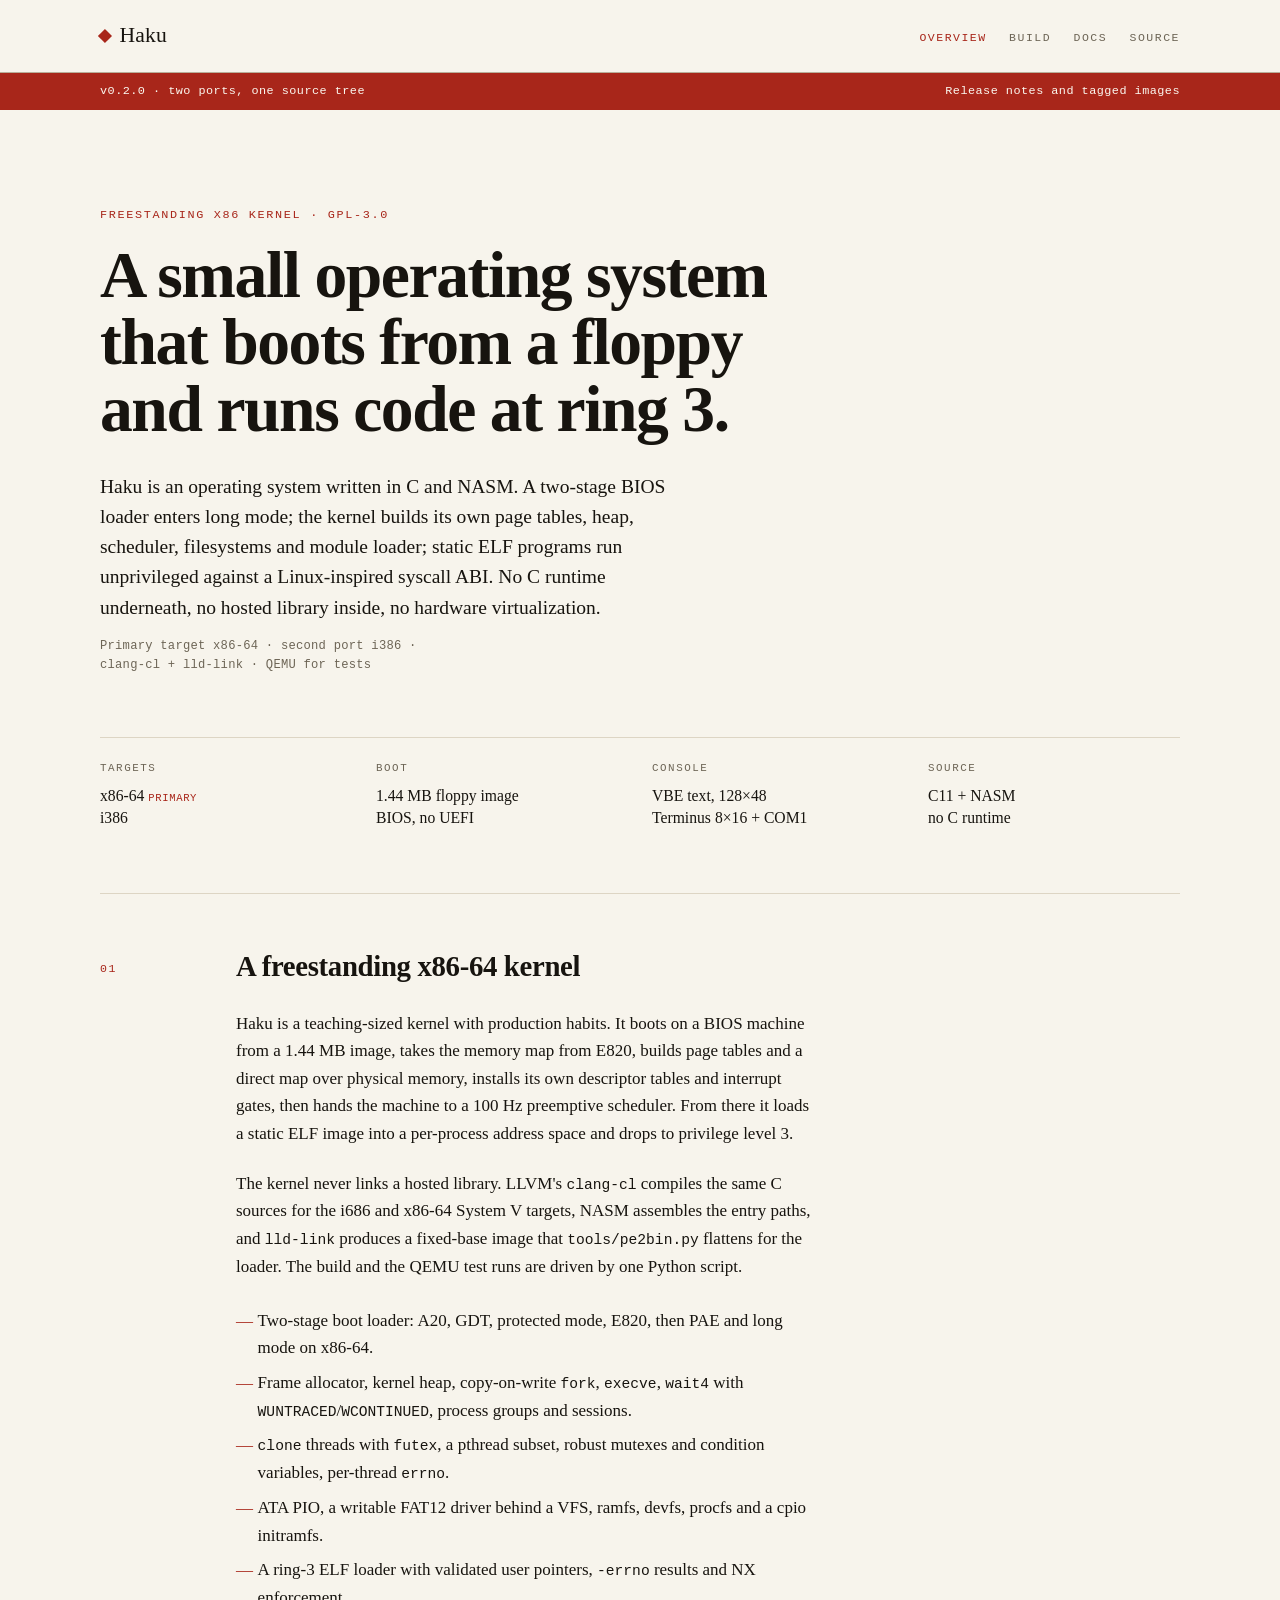
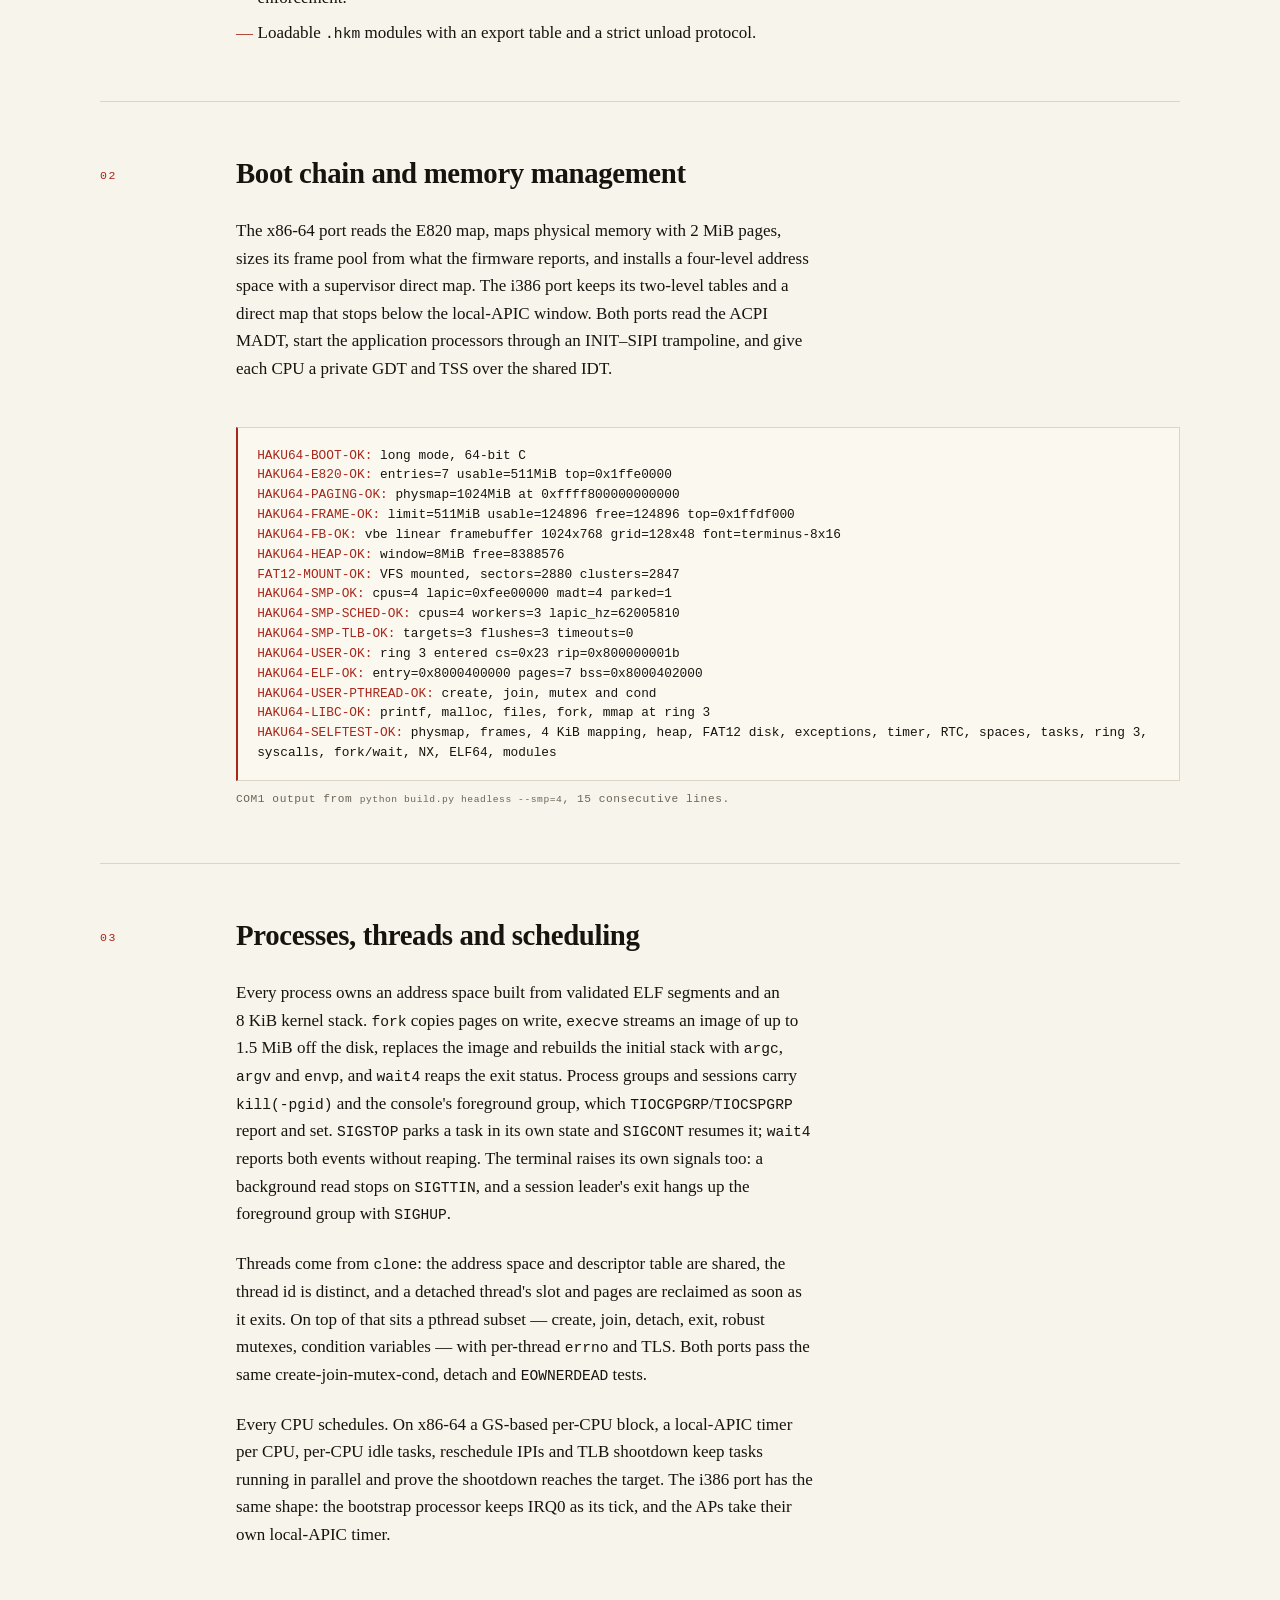
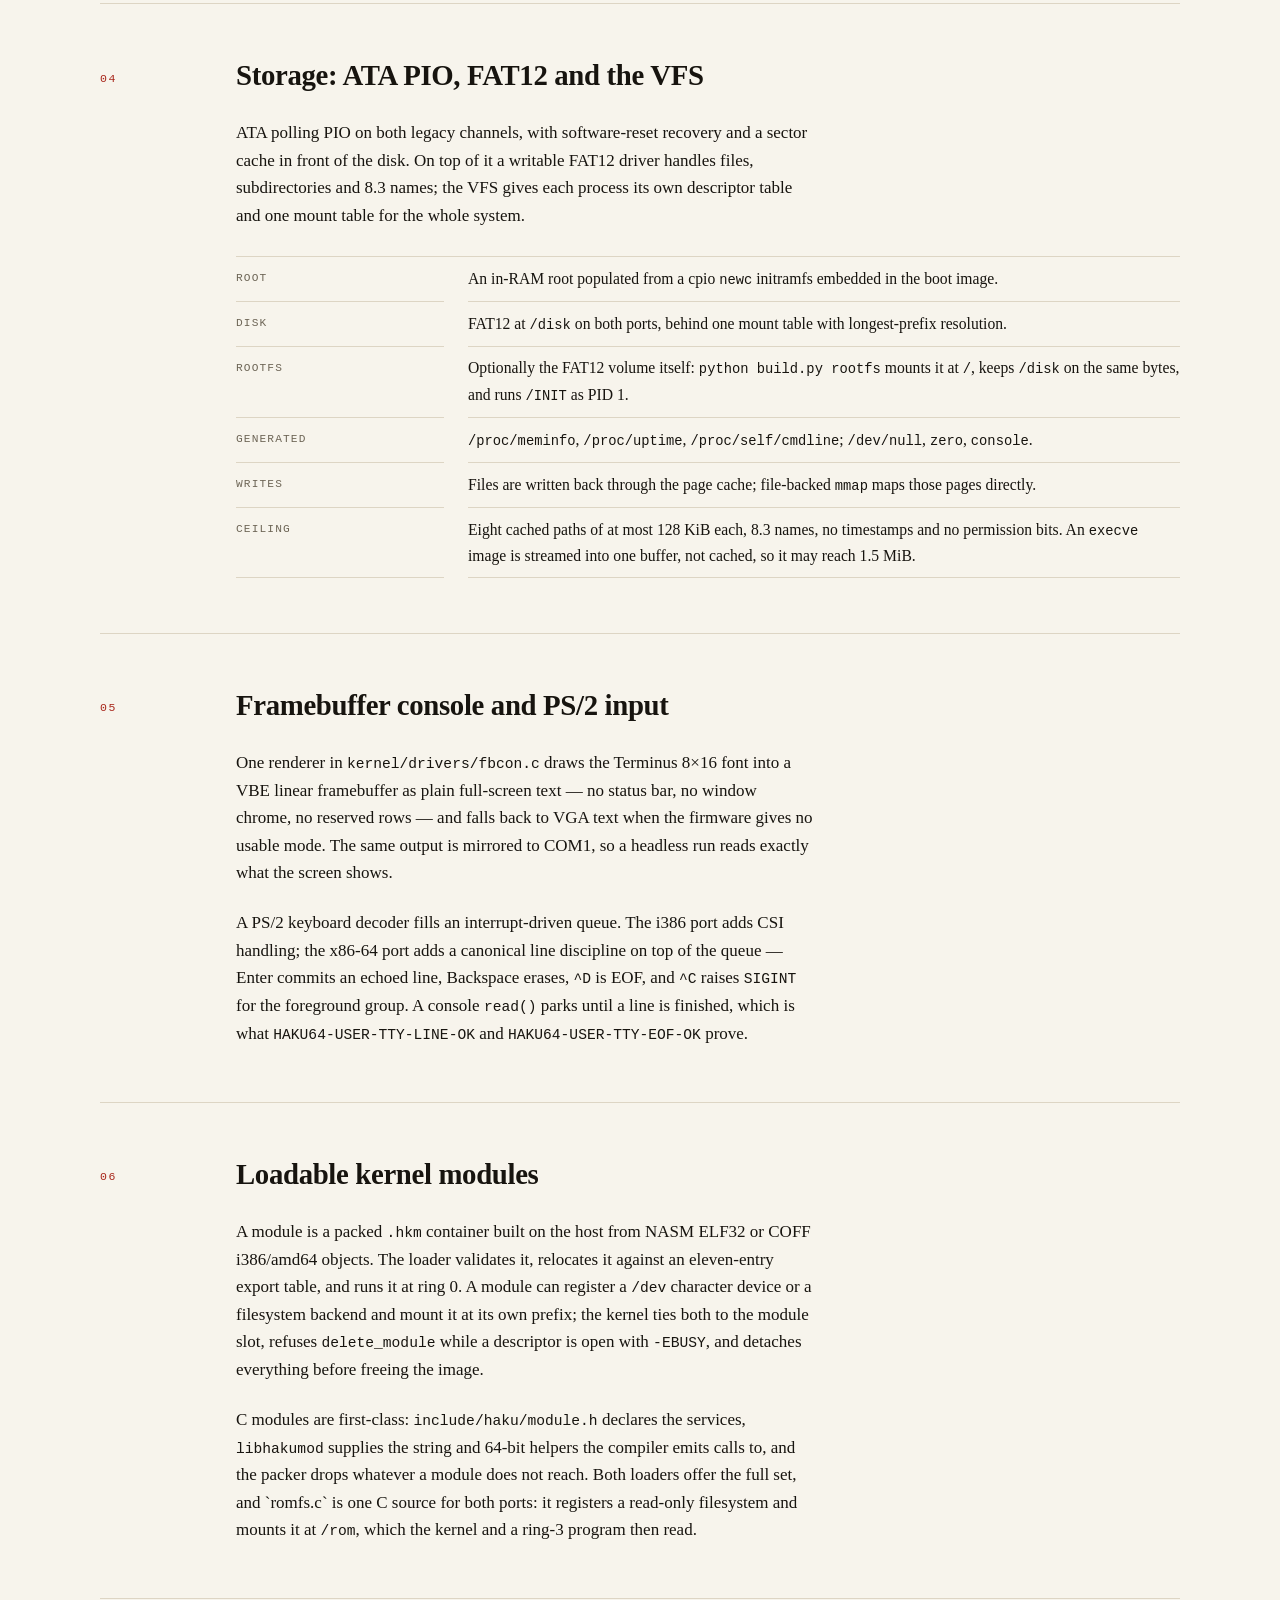
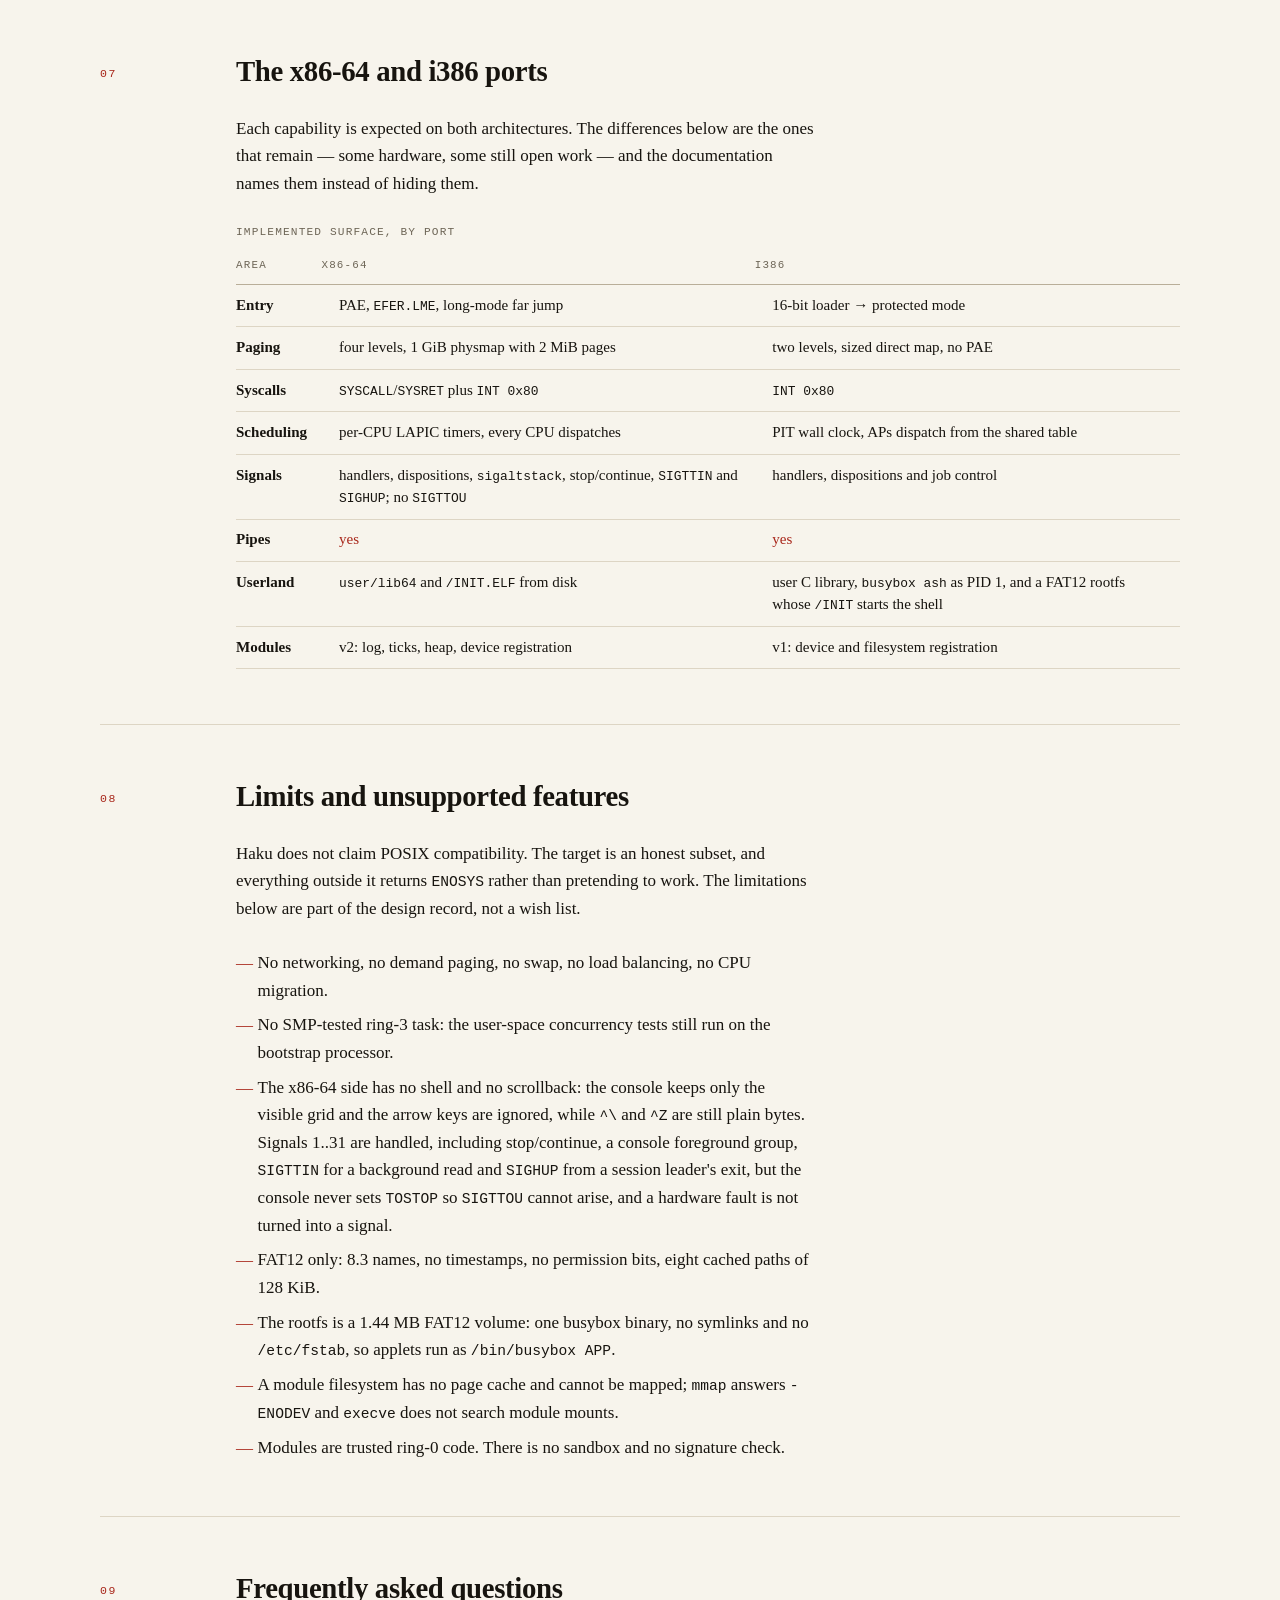
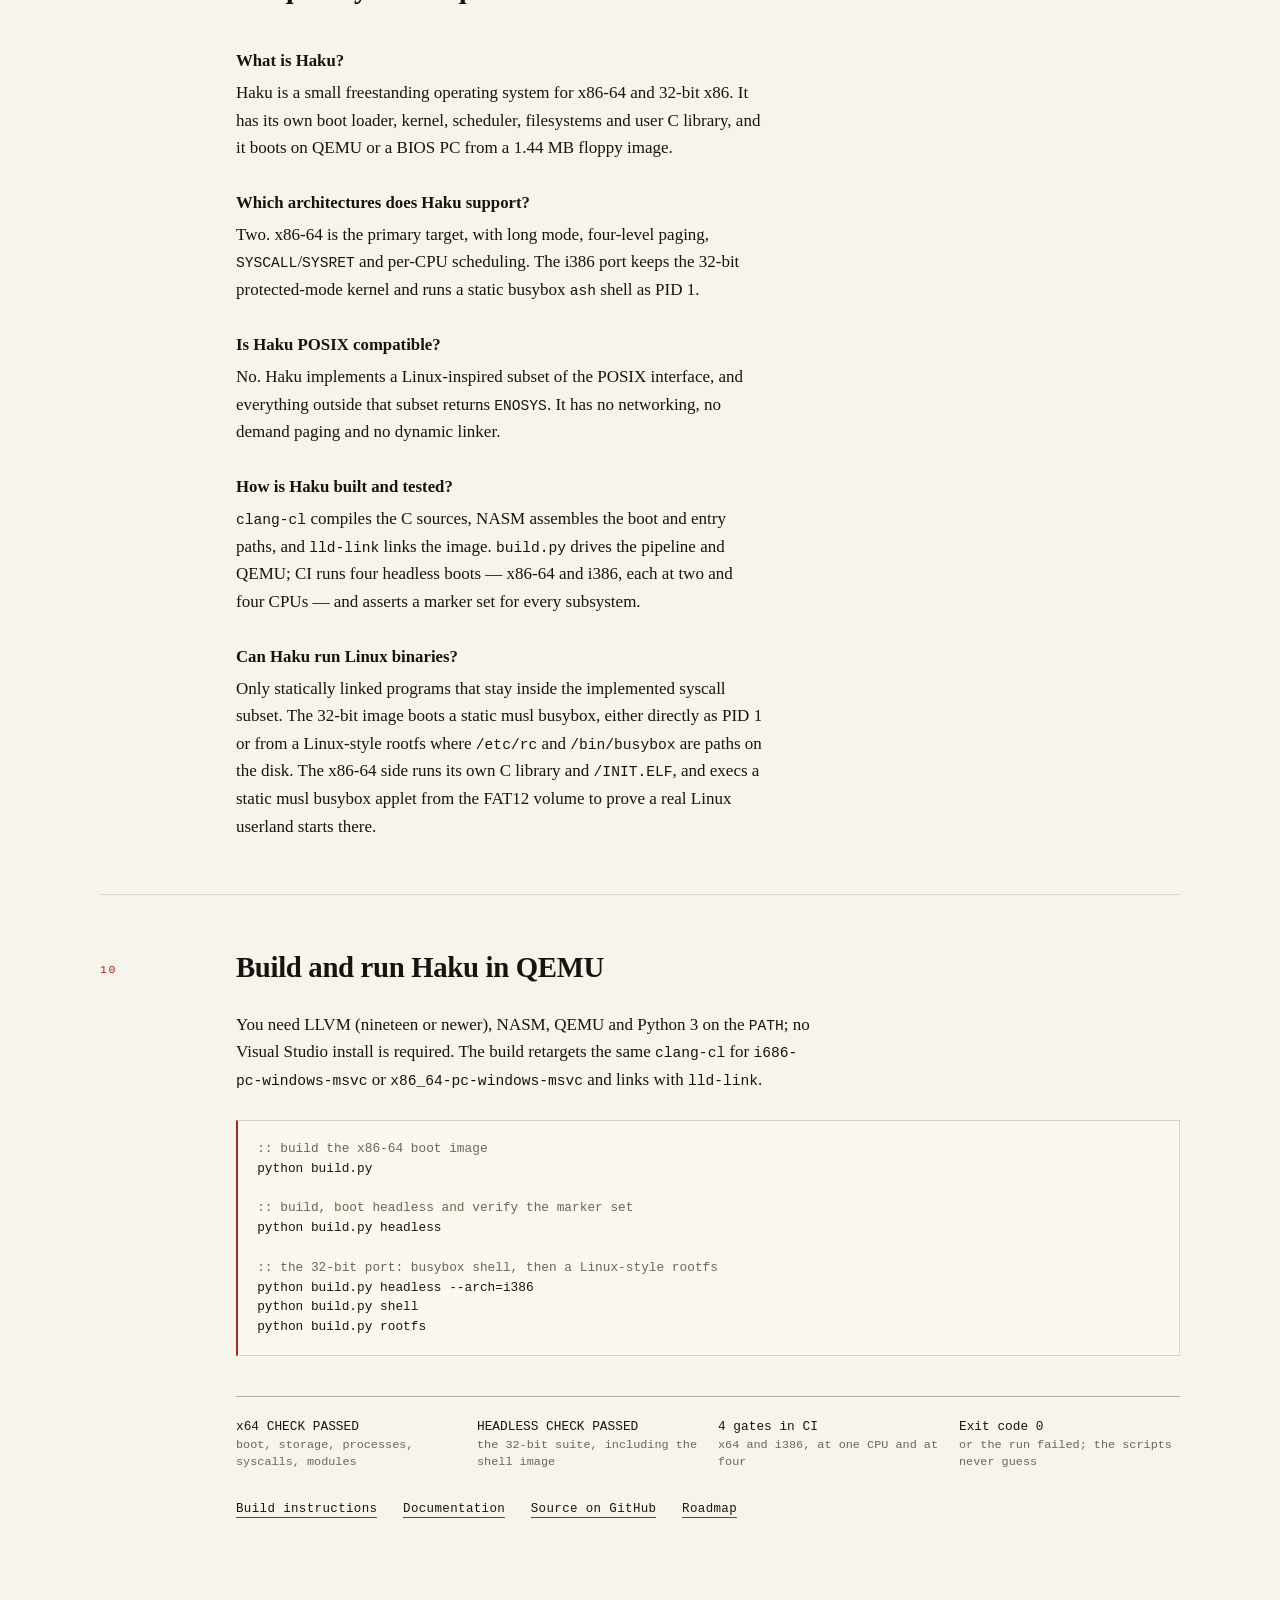
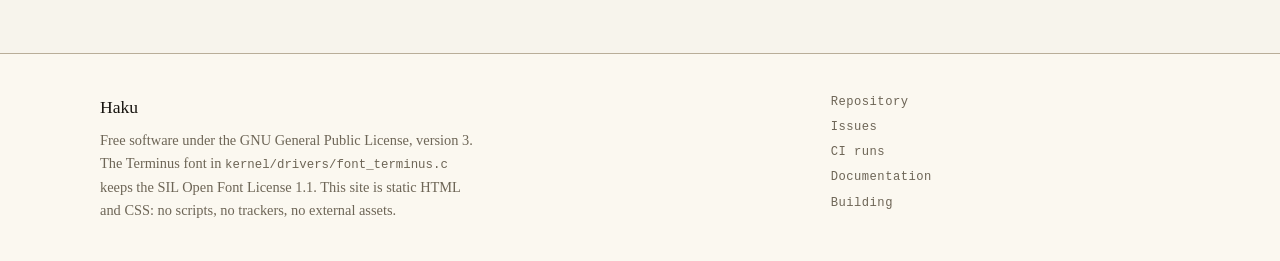
<file: site/index.html>
<!DOCTYPE html>
<html lang="en">
<head>
<meta charset="utf-8">
<meta name="viewport" content="width=device-width, initial-scale=1">
<title>Haku — a small x86-64 operating system kernel in C</title>
<meta name="description" content="Haku is a freestanding x86-64 and i386 operating system: NASM boot loader, C kernel built with clang-cl, ring-3 ELF programs and loadable modules.">
<meta name="keywords" content="Haku, HakuKernel, operating system, x86-64 kernel, i386 kernel, hobby OS, freestanding kernel, NASM, clang-cl, lld-link, QEMU, syscall ABI">
<meta name="author" content="ParsaAzima">
<meta name="robots" content="index, follow, max-image-preview:large, max-snippet:-1, max-video-preview:-1">
<link rel="canonical" href="https://parsaazima.github.io/HakuKernel/">
<meta name="theme-color" content="#f7f4ec" media="(prefers-color-scheme: light)">
<meta name="theme-color" content="#14120f" media="(prefers-color-scheme: dark)">
<meta property="og:site_name" content="Haku">
<meta property="og:locale" content="en_US">
<meta property="og:type" content="website">
<meta property="og:title" content="Haku — a small x86-64 operating system kernel in C">
<meta property="og:description" content="A freestanding x86-64 and i386 kernel: NASM boot loader, ring-3 ELF programs, a Linux-inspired syscall ABI and loadable modules.">
<meta property="og:url" content="https://parsaazima.github.io/HakuKernel/">
<meta property="og:image" content="https://parsaazima.github.io/HakuKernel/og.png">
<meta property="og:image:type" content="image/png">
<meta property="og:image:width" content="1200">
<meta property="og:image:height" content="630">
<meta property="og:image:alt" content="Haku — a small operating system, from boot sector to ring 3">
<meta name="twitter:card" content="summary_large_image">
<meta name="twitter:title" content="Haku — a small x86-64 operating system kernel in C">
<meta name="twitter:description" content="A freestanding x86-64 and i386 kernel: NASM boot loader, ring-3 ELF programs, a Linux-inspired syscall ABI and loadable modules.">
<meta name="twitter:image" content="https://parsaazima.github.io/HakuKernel/og.png">
<meta name="twitter:image:alt" content="Haku — a small operating system, from boot sector to ring 3">
<link rel="icon" href="favicon.svg" type="image/svg+xml">
<link rel="apple-touch-icon" href="apple-touch-icon.png">
<link rel="stylesheet" href="style.css">
<script type="application/ld+json">
{
  "@context": "https://schema.org",
  "@graph": [
    {
      "@type": "WebSite",
      "@id": "https://parsaazima.github.io/HakuKernel/#website",
      "url": "https://parsaazima.github.io/HakuKernel/",
      "name": "Haku",
      "alternateName": "HakuKernel",
      "description": "A small freestanding operating system for x86-64 and i386, written in C and NASM.",
      "inLanguage": "en",
      "publisher": { "@id": "https://parsaazima.github.io/HakuKernel/#author" }
    },
    {
      "@type": "Person",
      "@id": "https://parsaazima.github.io/HakuKernel/#author",
      "name": "ParsaAzima",
      "url": "https://github.com/ParsaAzima"
    },
    {
      "@type": "SoftwareSourceCode",
      "@id": "https://parsaazima.github.io/HakuKernel/#software",
      "name": "Haku",
      "description": "A freestanding x86-64 and i386 operating system with its own boot loader, kernel, scheduler, filesystems and user C library.",
      "codeRepository": "https://github.com/ParsaAzima/HakuKernel",
      "sameAs": "https://github.com/ParsaAzima/HakuKernel",
      "programmingLanguage": ["C", "Assembly"],
      "runtimePlatform": ["x86-64", "i386"],
      "operatingSystem": "Bare metal (x86-64, i386)",
      "license": "https://www.gnu.org/licenses/gpl-3.0.html",
      "author": { "@id": "https://parsaazima.github.io/HakuKernel/#author" },
      "mainEntityOfPage": "https://parsaazima.github.io/HakuKernel/",
      "image": "https://parsaazima.github.io/HakuKernel/og.png"
    },
    {
      "@type": "FAQPage",
      "@id": "https://parsaazima.github.io/HakuKernel/#faq",
      "url": "https://parsaazima.github.io/HakuKernel/#faq",
      "mainEntity": [
        {
          "@type": "Question",
          "name": "What is Haku?",
          "acceptedAnswer": {
            "@type": "Answer",
            "text": "Haku is a small freestanding operating system for x86-64 and 32-bit x86. It has its own boot loader, kernel, scheduler, filesystems and user C library, and it boots on QEMU or a BIOS PC from a 1.44 MB floppy image."
          }
        },
        {
          "@type": "Question",
          "name": "Which architectures does Haku support?",
          "acceptedAnswer": {
            "@type": "Answer",
            "text": "Two. x86-64 is the primary target, with long mode, four-level paging, SYSCALL/SYSRET and per-CPU scheduling. The i386 port keeps the 32-bit protected-mode kernel and runs a static busybox ash shell as PID 1."
          }
        },
        {
          "@type": "Question",
          "name": "Is Haku POSIX compatible?",
          "acceptedAnswer": {
            "@type": "Answer",
            "text": "No. Haku implements a Linux-inspired subset of the POSIX interface, and everything outside that subset returns ENOSYS. It has no networking, no demand paging and no dynamic linker."
          }
        },
        {
          "@type": "Question",
          "name": "How is Haku built and tested?",
          "acceptedAnswer": {
            "@type": "Answer",
            "text": "clang-cl compiles the C sources, NASM assembles the boot and entry paths, and lld-link links the image. build.py drives the pipeline and QEMU; CI runs four headless boots — x86-64 and i386, each at two and four CPUs — and asserts a marker set for every subsystem."
          }
        },
        {
          "@type": "Question",
          "name": "Can Haku run Linux binaries?",
          "acceptedAnswer": {
            "@type": "Answer",
            "text": "Only statically linked programs that stay inside the implemented syscall subset. The 32-bit image boots a static musl busybox, either directly as PID 1 or from a Linux-style rootfs where /etc/rc and /bin/busybox are paths on the disk. The x86-64 side runs its own C library and /INIT.ELF, and execs a static musl busybox applet from the FAT12 volume to prove a real Linux userland starts there."
          }
        }
      ]
    }
  ]
}
</script>
</head>
<body>
<a class="skip" href="#main">Skip to content</a>

<header class="masthead">
  <div class="wrap masthead__inner">
    <a class="wordmark" href="index.html"><span class="wordmark__mark" aria-hidden="true"></span>Haku</a>
    <nav class="nav" aria-label="Site">
      <a href="index.html" aria-current="page">Overview</a>
      <a href="build.html">Build</a>
      <a href="docs.html">Docs</a>
      <a href="https://github.com/ParsaAzima/HakuKernel">Source</a>
    </nav>
  </div>
</header>

<div class="banner">
  <div class="wrap banner__inner">
    <span>v0.2.0 · two ports, one source tree</span>
    <span><a href="https://github.com/ParsaAzima/HakuKernel/releases">Release notes and tagged images</a></span>
  </div>
</div>

<main id="main">

<section class="hero wrap">
  <p class="eyebrow">Freestanding x86 kernel · GPL-3.0</p>
  <h1>A small operating system that boots from a floppy and runs code at ring&nbsp;3.</h1>
  <p class="deck">
    Haku is an operating system written in C and NASM. A two-stage BIOS loader
    enters long mode; the kernel builds its own page tables, heap, scheduler,
    filesystems and module loader; static ELF programs run unprivileged against
    a Linux-inspired syscall ABI. No C runtime underneath, no hosted library
    inside, no hardware virtualization.
  </p>
  <p class="deck__aside">Primary target x86-64 · second port i386 · <span class="nowrap">clang-cl + lld-link</span> · QEMU for tests</p>

  <dl class="facts">
    <div>
      <dt>Targets</dt>
      <dd>x86-64 <span>primary</span><br>i386</dd>
    </div>
    <div>
      <dt>Boot</dt>
      <dd>1.44&nbsp;MB floppy image<br>BIOS, no UEFI</dd>
    </div>
    <div>
      <dt>Console</dt>
      <dd>VBE text, 128×48<br>Terminus 8×16 + COM1</dd>
    </div>
    <div>
      <dt>Source</dt>
      <dd>C11 + NASM<br>no C runtime</dd>
    </div>
  </dl>
</section>

<section class="chapter wrap" id="shape">
  <div class="num">01</div>
  <h2>A freestanding x86-64 kernel</h2>
  <p>
    Haku is a teaching-sized kernel with production habits. It boots on a BIOS
    machine from a 1.44&nbsp;MB image, takes the memory map from E820, builds
    page tables and a direct map over physical memory, installs its own
    descriptor tables and interrupt gates, then hands the machine to a 100&nbsp;Hz
    preemptive scheduler. From there it loads a static ELF image into a
    per-process address space and drops to privilege level 3.
  </p>
  <p>
    The kernel never links a hosted library. LLVM's <code>clang-cl</code>
    compiles the same C sources for the i686 and x86-64 System V targets, NASM
    assembles the entry paths, and <code>lld-link</code> produces a fixed-base
    image that <code>tools/pe2bin.py</code> flattens for the loader. The build
    and the QEMU test runs are driven by one Python script.
  </p>
  <ul class="plain">
    <li>Two-stage boot loader: A20, GDT, protected mode, E820, then PAE and long mode on x86-64.</li>
    <li>Frame allocator, kernel heap, copy-on-write <code>fork</code>, <code>execve</code>, <code>wait4</code> with <code>WUNTRACED</code>/<code>WCONTINUED</code>, process groups and sessions.</li>
    <li><code>clone</code> threads with <code>futex</code>, a pthread subset, robust mutexes and condition variables, per-thread <code>errno</code>.</li>
    <li>ATA PIO, a writable FAT12 driver behind a VFS, ramfs, devfs, procfs and a cpio initramfs.</li>
    <li>A ring-3 ELF loader with validated user pointers, <code>-errno</code> results and NX enforcement.</li>
    <li>Loadable <code>.hkm</code> modules with an export table and a strict unload protocol.</li>
  </ul>
</section>

<section class="chapter wrap" id="boot">
  <div class="num">02</div>
  <h2>Boot chain and memory management</h2>
  <p>
    The x86-64 port reads the E820 map, maps physical memory with 2&nbsp;MiB
    pages, sizes its frame pool from what the firmware reports, and installs a
    four-level address space with a supervisor direct map. The i386 port keeps
    its two-level tables and a direct map that stops below the local-APIC
    window. Both ports read the ACPI MADT, start the application processors
    through an INIT–SIPI trampoline, and give each CPU a private GDT and TSS
    over the shared IDT.
  </p>

  <figure>
    <pre class="log"><code><span class="m">HAKU64-BOOT-OK:</span> long mode, 64-bit C
<span class="m">HAKU64-E820-OK:</span> entries=7 usable=511MiB top=0x1ffe0000
<span class="m">HAKU64-PAGING-OK:</span> physmap=1024MiB at 0xffff800000000000
<span class="m">HAKU64-FRAME-OK:</span> limit=511MiB usable=124896 free=124896 top=0x1ffdf000
<span class="m">HAKU64-FB-OK:</span> vbe linear framebuffer 1024x768 grid=128x48 font=terminus-8x16
<span class="m">HAKU64-HEAP-OK:</span> window=8MiB free=8388576
<span class="m">FAT12-MOUNT-OK:</span> VFS mounted, sectors=2880 clusters=2847
<span class="m">HAKU64-SMP-OK:</span> cpus=4 lapic=0xfee00000 madt=4 parked=1
<span class="m">HAKU64-SMP-SCHED-OK:</span> cpus=4 workers=3 lapic_hz=62005810
<span class="m">HAKU64-SMP-TLB-OK:</span> targets=3 flushes=3 timeouts=0
<span class="m">HAKU64-USER-OK:</span> ring 3 entered cs=0x23 rip=0x800000001b
<span class="m">HAKU64-ELF-OK:</span> entry=0x8000400000 pages=7 bss=0x8000402000
<span class="m">HAKU64-USER-PTHREAD-OK:</span> create, join, mutex and cond
<span class="m">HAKU64-LIBC-OK:</span> printf, malloc, files, fork, mmap at ring 3
<span class="m">HAKU64-SELFTEST-OK:</span> physmap, frames, 4 KiB mapping, heap, FAT12 disk, exceptions, timer, RTC, spaces, tasks, ring 3, syscalls, fork/wait, NX, ELF64, modules</code></pre>
    <figcaption>COM1 output from <code>python build.py headless --smp=4</code>, 15 consecutive lines.</figcaption>
  </figure>
</section>

<section class="chapter wrap" id="processes">
  <div class="num">03</div>
  <h2>Processes, threads and scheduling</h2>
  <p>
    Every process owns an address space built from validated ELF segments and
    an 8&nbsp;KiB kernel stack. <code>fork</code> copies pages on write,
    <code>execve</code> streams an image of up to 1.5&nbsp;MiB off the disk,
    replaces the image and rebuilds the initial stack with
    <code>argc</code>, <code>argv</code> and <code>envp</code>, and
    <code>wait4</code> reaps the exit status. Process groups and sessions carry
    <code>kill(-pgid)</code> and the console's foreground group, which
    <code>TIOCGPGRP</code>/<code>TIOCSPGRP</code> report and set.
    <code>SIGSTOP</code> parks a task in its own state and <code>SIGCONT</code>
    resumes it; <code>wait4</code> reports both events without reaping. The
    terminal raises its own signals too: a background read stops on
    <code>SIGTTIN</code>, and a session leader's exit hangs up the foreground
    group with <code>SIGHUP</code>.
  </p>
  <p>
    Threads come from <code>clone</code>: the address space and descriptor
    table are shared, the thread id is distinct, and a detached thread's slot
    and pages are reclaimed as soon as it exits. On top of that sits a pthread
    subset — create, join, detach, exit, robust mutexes, condition variables —
    with per-thread <code>errno</code> and TLS. Both ports pass the same
    create-join-mutex-cond, detach and <code>EOWNERDEAD</code> tests.
  </p>
  <p>
    Every CPU schedules. On x86-64 a GS-based per-CPU block, a local-APIC timer
    per CPU, per-CPU idle tasks, reschedule IPIs and TLB shootdown keep tasks
    running in parallel and prove the shootdown reaches the target. The i386
    port has the same shape: the bootstrap processor keeps IRQ0 as its tick,
    and the APs take their own local-APIC timer.
  </p>
</section>

<section class="chapter wrap" id="storage">
  <div class="num">04</div>
  <h2>Storage: ATA PIO, FAT12 and the VFS</h2>
  <p>
    ATA polling PIO on both legacy channels, with software-reset recovery and a
    sector cache in front of the disk. On top of it a writable FAT12 driver
    handles files, subdirectories and 8.3 names; the VFS gives each process its
    own descriptor table and one mount table for the whole system.
  </p>
  <dl class="spec">
    <dt>Root</dt>
    <dd>An in-RAM root populated from a cpio <code>newc</code> initramfs embedded in the boot image.</dd>
    <dt>Disk</dt>
    <dd>FAT12 at <code>/disk</code> on both ports, behind one mount table with longest-prefix resolution.</dd>
    <dt>Rootfs</dt>
    <dd>Optionally the FAT12 volume itself: <code>python build.py rootfs</code> mounts it at <code>/</code>, keeps <code>/disk</code> on the same bytes, and runs <code>/INIT</code> as PID&nbsp;1.</dd>
    <dt>Generated</dt>
    <dd><code>/proc/meminfo</code>, <code>/proc/uptime</code>, <code>/proc/self/cmdline</code>; <code>/dev/null</code>, <code>zero</code>, <code>console</code>.</dd>
    <dt>Writes</dt>
    <dd>Files are written back through the page cache; file-backed <code>mmap</code> maps those pages directly.</dd>
    <dt>Ceiling</dt>
    <dd>Eight cached paths of at most 128&nbsp;KiB each, 8.3 names, no timestamps and no permission bits. An <code>execve</code> image is streamed into one buffer, not cached, so it may reach 1.5&nbsp;MiB.</dd>
  </dl>
</section>

<section class="chapter wrap" id="console">
  <div class="num">05</div>
  <h2>Framebuffer console and PS/2 input</h2>
  <p>
    One renderer in <code>kernel/drivers/fbcon.c</code> draws the Terminus 8×16
    font into a VBE linear framebuffer as plain full-screen text — no status
    bar, no window chrome, no reserved rows — and falls back to VGA text when
    the firmware gives no usable mode. The same output is mirrored to COM1, so
    a headless run reads exactly what the screen shows.
  </p>
  <p>
    A PS/2 keyboard decoder fills an interrupt-driven queue. The i386 port adds
    CSI handling; the x86-64 port adds a canonical line discipline on top of
    the queue — Enter commits an echoed line, Backspace erases, <code>^D</code>
    is EOF, and <code>^C</code> raises <code>SIGINT</code> for the foreground
    group. A console <code>read()</code> parks until a line is finished, which
    is what <code>HAKU64-USER-TTY-LINE-OK</code> and
    <code>HAKU64-USER-TTY-EOF-OK</code> prove.
  </p>
</section>

<section class="chapter wrap" id="modules">
  <div class="num">06</div>
  <h2>Loadable kernel modules</h2>
  <p>
    A module is a packed <code>.hkm</code> container built on the host from
    NASM ELF32 or COFF i386/amd64 objects. The loader validates it, relocates
    it against an eleven-entry export table, and runs it at ring 0. A module can
    register a <code>/dev</code> character device or a filesystem backend and
    mount it at its own prefix; the kernel ties both to the module slot,
    refuses <code>delete_module</code> while a descriptor is open with
    <code>-EBUSY</code>, and detaches everything before freeing the image.
  </p>
  <p>
    C modules are first-class: <code>include/haku/module.h</code> declares the
    services, <code>libhakumod</code> supplies the string and 64-bit helpers
    the compiler emits calls to, and the packer drops whatever a module does
    not reach. Both loaders offer the full set, and `romfs.c` is one C source
    for both ports: it registers a read-only filesystem and mounts it at
    <code>/rom</code>, which the kernel and a ring-3 program then read.
  </p>
</section>

<section class="chapter wrap" id="ports">
  <div class="num">07</div>
  <h2>The x86-64 and i386 ports</h2>
  <p>
    Each capability is expected on both architectures. The differences below
    are the ones that remain — some hardware, some still open work — and the
    documentation names them instead of hiding them.
  </p>
  <div class="table-scroll">
    <table class="grid">
      <caption>Implemented surface, by port</caption>
      <thead>
        <tr><th scope="col">Area</th><th scope="col">x86-64</th><th scope="col">i386</th></tr>
      </thead>
      <tbody>
        <tr><th scope="row">Entry</th><td>PAE, <code>EFER.LME</code>, long-mode far jump</td><td>16-bit loader → protected mode</td></tr>
        <tr><th scope="row">Paging</th><td>four levels, 1&nbsp;GiB physmap with 2&nbsp;MiB pages</td><td>two levels, sized direct map, no PAE</td></tr>
        <tr><th scope="row">Syscalls</th><td><code>SYSCALL</code>/<code>SYSRET</code> plus <code>INT 0x80</code></td><td><code>INT 0x80</code></td></tr>
        <tr><th scope="row">Scheduling</th><td>per-CPU LAPIC timers, every CPU dispatches</td><td>PIT wall clock, APs dispatch from the shared table</td></tr>
        <tr><th scope="row">Signals</th><td>handlers, dispositions, <code>sigaltstack</code>, stop/continue, <code>SIGTTIN</code> and <code>SIGHUP</code>; no <code>SIGTTOU</code></td><td>handlers, dispositions and job control</td></tr>
        <tr><th scope="row">Pipes</th><td class="yes">yes</td><td class="yes">yes</td></tr>
        <tr><th scope="row">Userland</th><td><code>user/lib64</code> and <code>/INIT.ELF</code> from disk</td><td>user C library, <code>busybox ash</code> as PID&nbsp;1, and a FAT12 rootfs whose <code>/INIT</code> starts the shell</td></tr>
        <tr><th scope="row">Modules</th><td>v2: log, ticks, heap, device registration</td><td>v1: device and filesystem registration</td></tr>
      </tbody>
    </table>
  </div>
</section>

<section class="chapter wrap" id="limits">
  <div class="num">08</div>
  <h2>Limits and unsupported features</h2>
  <p>
    Haku does not claim POSIX compatibility. The target is an honest subset,
    and everything outside it returns <code>ENOSYS</code> rather than
    pretending to work. The limitations below are part of the design record,
    not a wish list.
  </p>
  <ul class="plain">
    <li>No networking, no demand paging, no swap, no load balancing, no CPU migration.</li>
    <li>No SMP-tested ring-3 task: the user-space concurrency tests still run on the bootstrap processor.</li>
    <li>The x86-64 side has no shell and no scrollback: the console keeps only the visible grid and the arrow keys are ignored, while <code>^\</code> and <code>^Z</code> are still plain bytes. Signals 1..31 are handled, including stop/continue, a console foreground group, <code>SIGTTIN</code> for a background read and <code>SIGHUP</code> from a session leader's exit, but the console never sets <code>TOSTOP</code> so <code>SIGTTOU</code> cannot arise, and a hardware fault is not turned into a signal.</li>
    <li>FAT12 only: 8.3 names, no timestamps, no permission bits, eight cached paths of 128&nbsp;KiB.</li>
    <li>The rootfs is a 1.44&nbsp;MB FAT12 volume: one busybox binary, no symlinks and no <code>/etc/fstab</code>, so applets run as <code>/bin/busybox APP</code>.</li>
    <li>A module filesystem has no page cache and cannot be mapped; <code>mmap</code> answers <code>-ENODEV</code> and <code>execve</code> does not search module mounts.</li>
    <li>Modules are trusted ring-0 code. There is no sandbox and no signature check.</li>
  </ul>
</section>

<section class="chapter wrap" id="faq">
  <div class="num">09</div>
  <h2>Frequently asked questions</h2>
  <div class="faq">
    <h3>What is Haku?</h3>
    <p>
      Haku is a small freestanding operating system for x86-64 and 32-bit x86.
      It has its own boot loader, kernel, scheduler, filesystems and user C
      library, and it boots on QEMU or a BIOS PC from a 1.44&nbsp;MB floppy
      image.
    </p>
    <h3>Which architectures does Haku support?</h3>
    <p>
      Two. x86-64 is the primary target, with long mode, four-level paging,
      <code>SYSCALL</code>/<code>SYSRET</code> and per-CPU scheduling. The i386
      port keeps the 32-bit protected-mode kernel and runs a static busybox
      <code>ash</code> shell as PID&nbsp;1.
    </p>
    <h3>Is Haku POSIX compatible?</h3>
    <p>
      No. Haku implements a Linux-inspired subset of the POSIX interface, and
      everything outside that subset returns <code>ENOSYS</code>. It has no
      networking, no demand paging and no dynamic linker.
    </p>
    <h3>How is Haku built and tested?</h3>
    <p>
      <code>clang-cl</code> compiles the C sources, NASM assembles the boot and
      entry paths, and <code>lld-link</code> links the image.
      <code>build.py</code> drives the pipeline and QEMU; CI runs four headless
      boots — x86-64 and i386, each at two and four CPUs — and asserts a marker
      set for every subsystem.
    </p>
    <h3>Can Haku run Linux binaries?</h3>
    <p>
      Only statically linked programs that stay inside the implemented syscall
      subset. The 32-bit image boots a static musl busybox, either directly as
      PID&nbsp;1 or from a Linux-style rootfs where <code>/etc/rc</code> and
      <code>/bin/busybox</code> are paths on the disk. The x86-64 side runs its
      own C library and <code>/INIT.ELF</code>, and execs a static musl busybox
      applet from the FAT12 volume to prove a real Linux userland starts there.
    </p>
  </div>
</section>

<section class="chapter wrap" id="start">
  <div class="num">10</div>
  <h2>Build and run Haku in QEMU</h2>
  <p>
    You need LLVM (nineteen or newer), NASM, QEMU and Python 3 on the
    <code>PATH</code>; no Visual Studio install is required. The build retargets
    the same <code>clang-cl</code> for <code>i686-pc-windows-msvc</code> or
    <code>x86_64-pc-windows-msvc</code> and links with <code>lld-link</code>.
  </p>
<pre><code><span class="c">:: build the x86-64 boot image</span>
python build.py

<span class="c">:: build, boot headless and verify the marker set</span>
python build.py headless

<span class="c">:: the 32-bit port: busybox shell, then a Linux-style rootfs</span>
python build.py headless --arch=i386
python build.py shell
python build.py rootfs</code></pre>

  <div class="strip">
    <div><strong>x64 CHECK PASSED</strong>boot, storage, processes, syscalls, modules</div>
    <div><strong>HEADLESS CHECK PASSED</strong>the 32-bit suite, including the shell image</div>
    <div><strong>4 gates in CI</strong>x64 and i386, at one CPU and at four</div>
    <div><strong>Exit code 0</strong>or the run failed; the scripts never guess</div>
  </div>

  <ul class="links">
    <li><a href="build.html">Build instructions</a></li>
    <li><a href="docs.html">Documentation</a></li>
    <li><a href="https://github.com/ParsaAzima/HakuKernel">Source on GitHub</a></li>
    <li><a href="https://github.com/ParsaAzima/HakuKernel/blob/main/ROADMAP.md">Roadmap</a></li>
  </ul>
</section>

</main>

<footer class="colophon">
  <div class="wrap colophon__inner">
    <div>
      <p class="colophon__brand">Haku</p>
      <p>
        Free software under the GNU General Public License, version 3. The
        Terminus font in <code>kernel/drivers/font_terminus.c</code> keeps the
        SIL Open Font License 1.1. This site is static HTML and CSS: no
        scripts, no trackers, no external assets.
      </p>
    </div>
    <nav aria-label="Project links">
      <a href="https://github.com/ParsaAzima/HakuKernel">Repository</a>
      <a href="https://github.com/ParsaAzima/HakuKernel/issues">Issues</a>
      <a href="https://github.com/ParsaAzima/HakuKernel/actions">CI runs</a>
      <a href="docs.html">Documentation</a>
      <a href="build.html">Building</a>
    </nav>
  </div>
</footer>

</body>
</html>
</file>
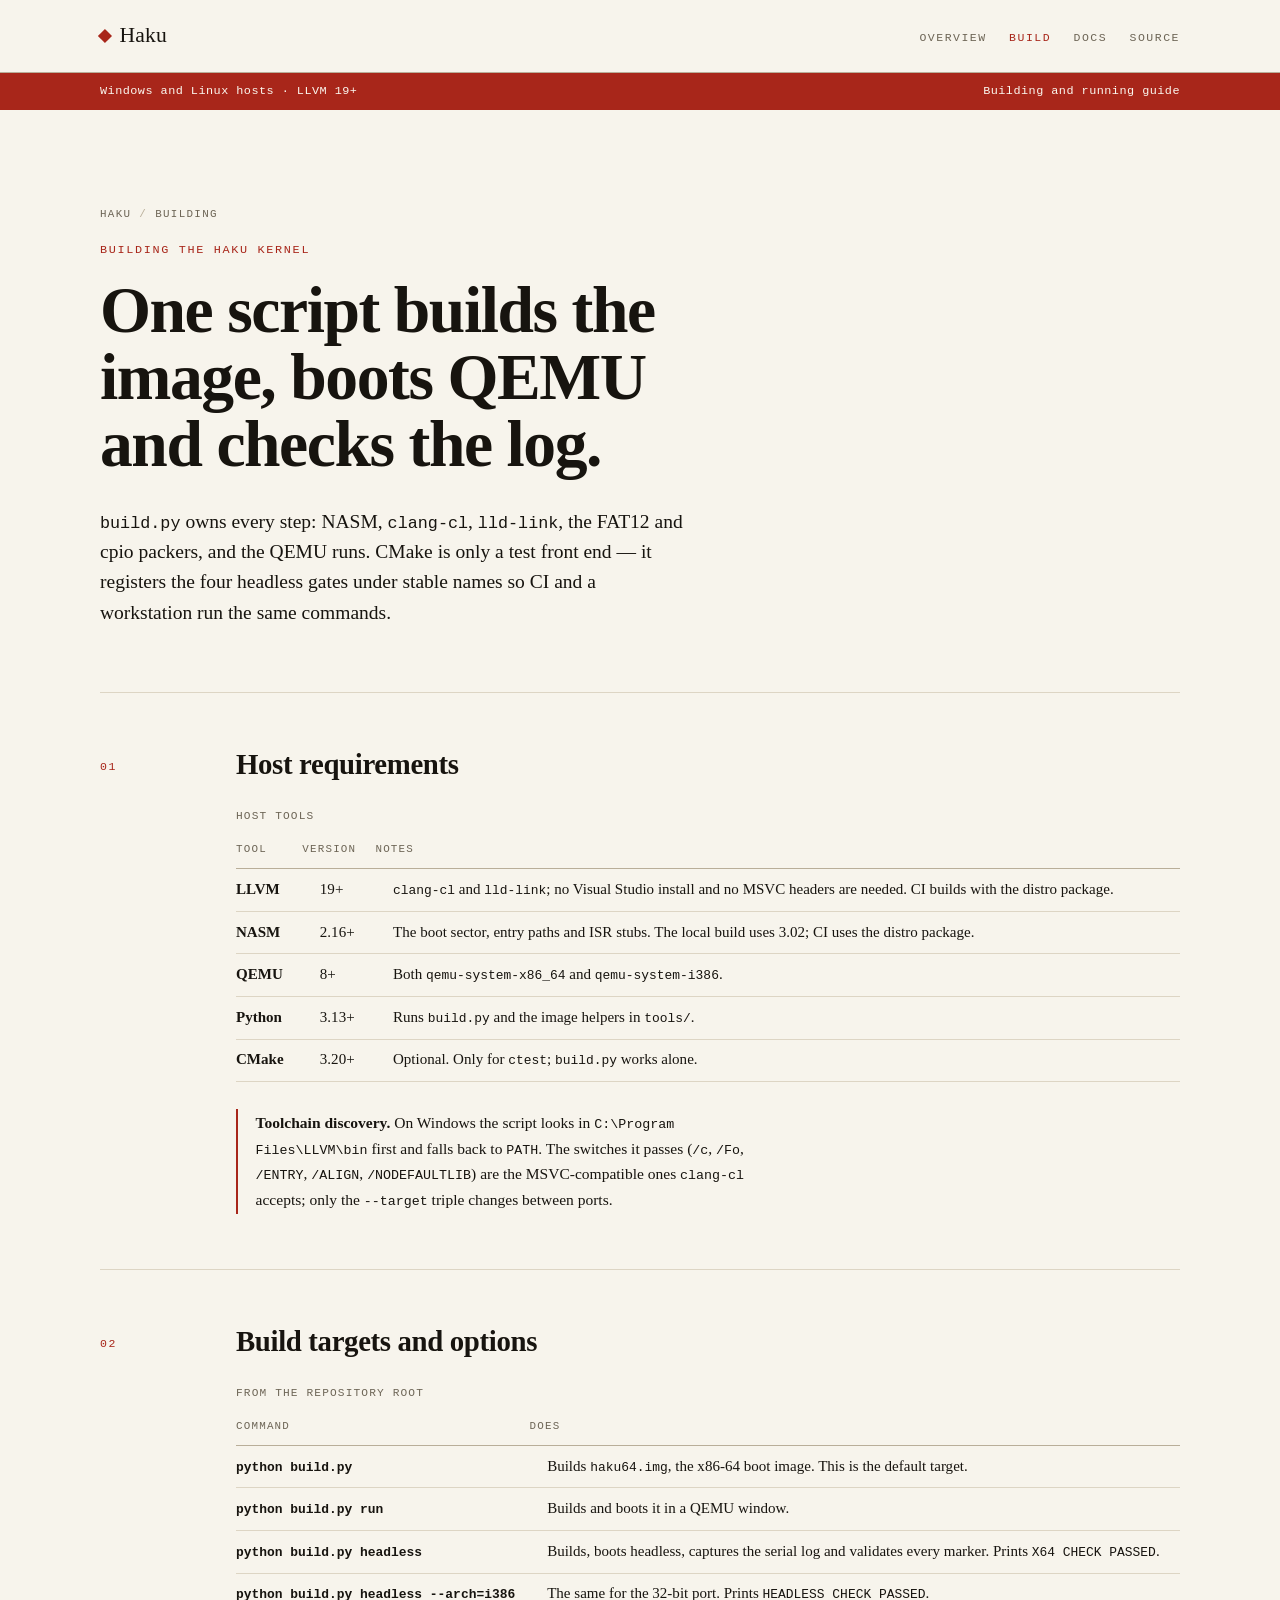
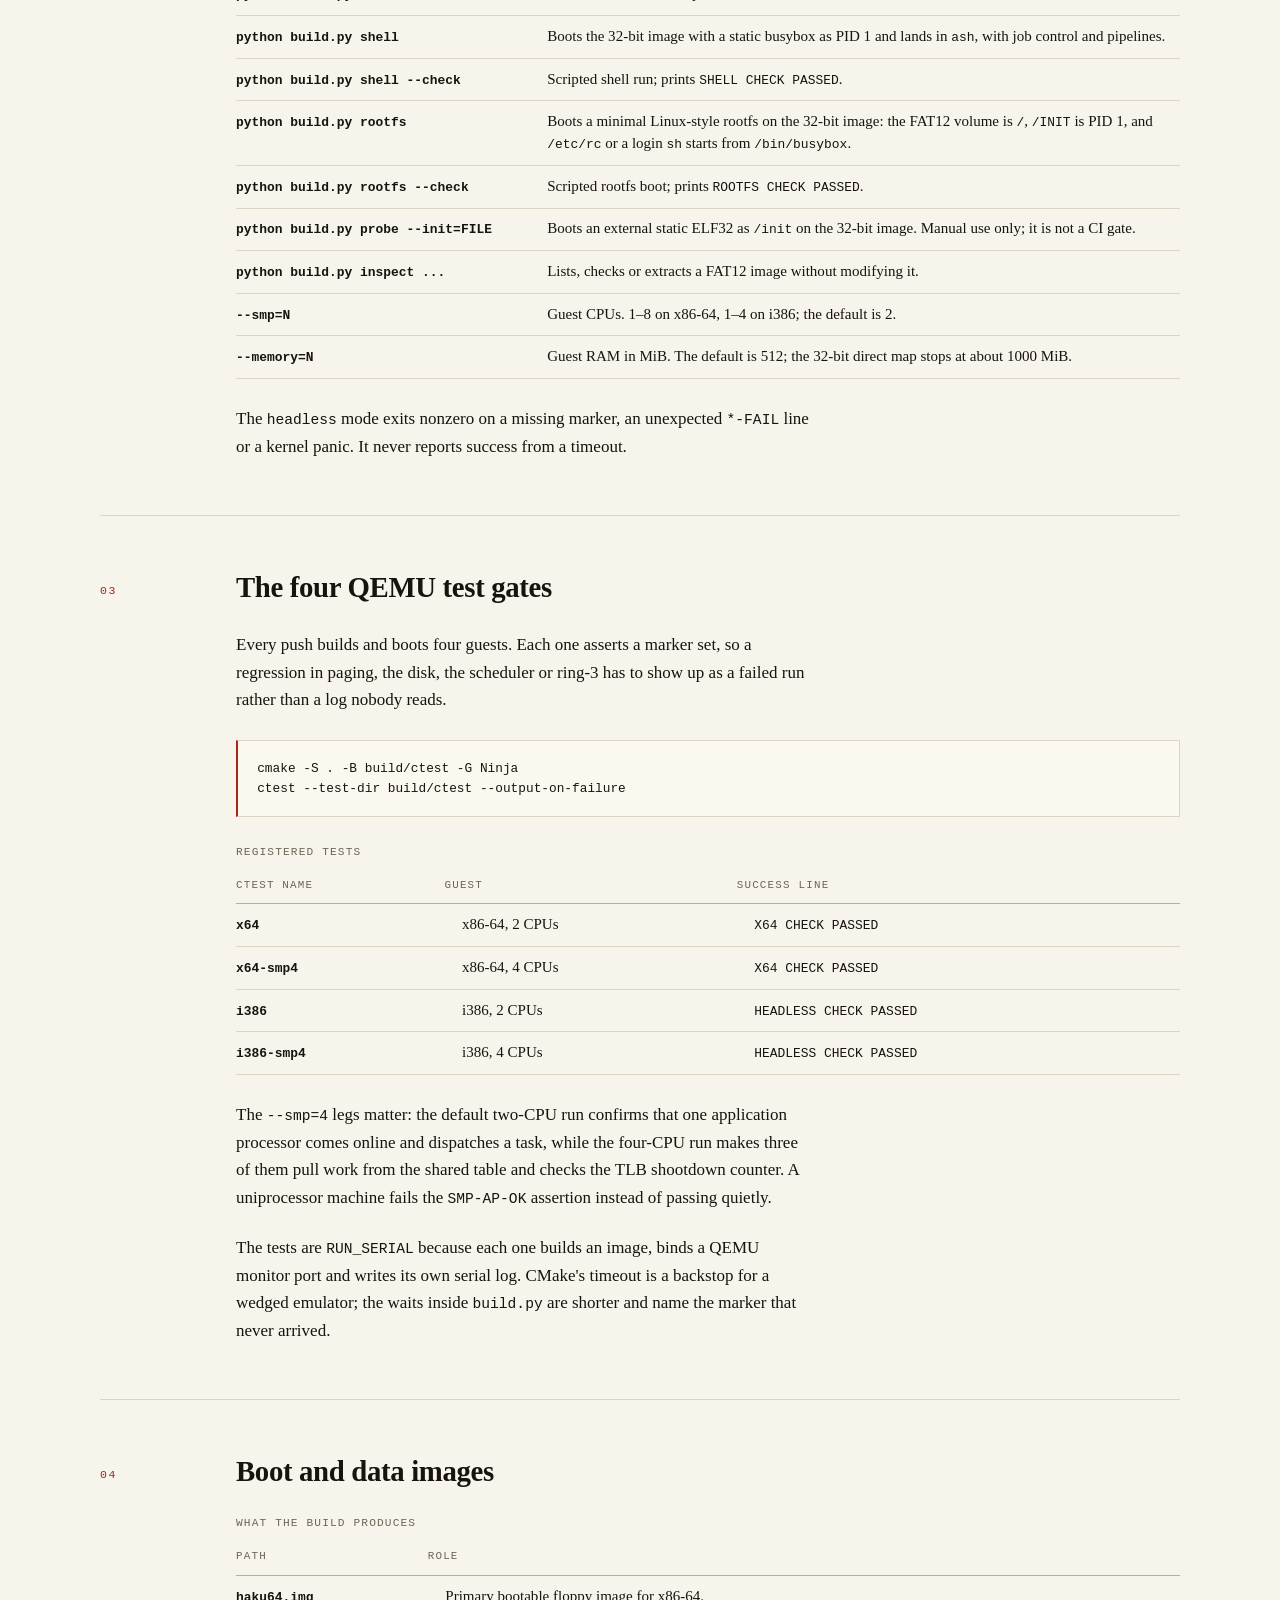
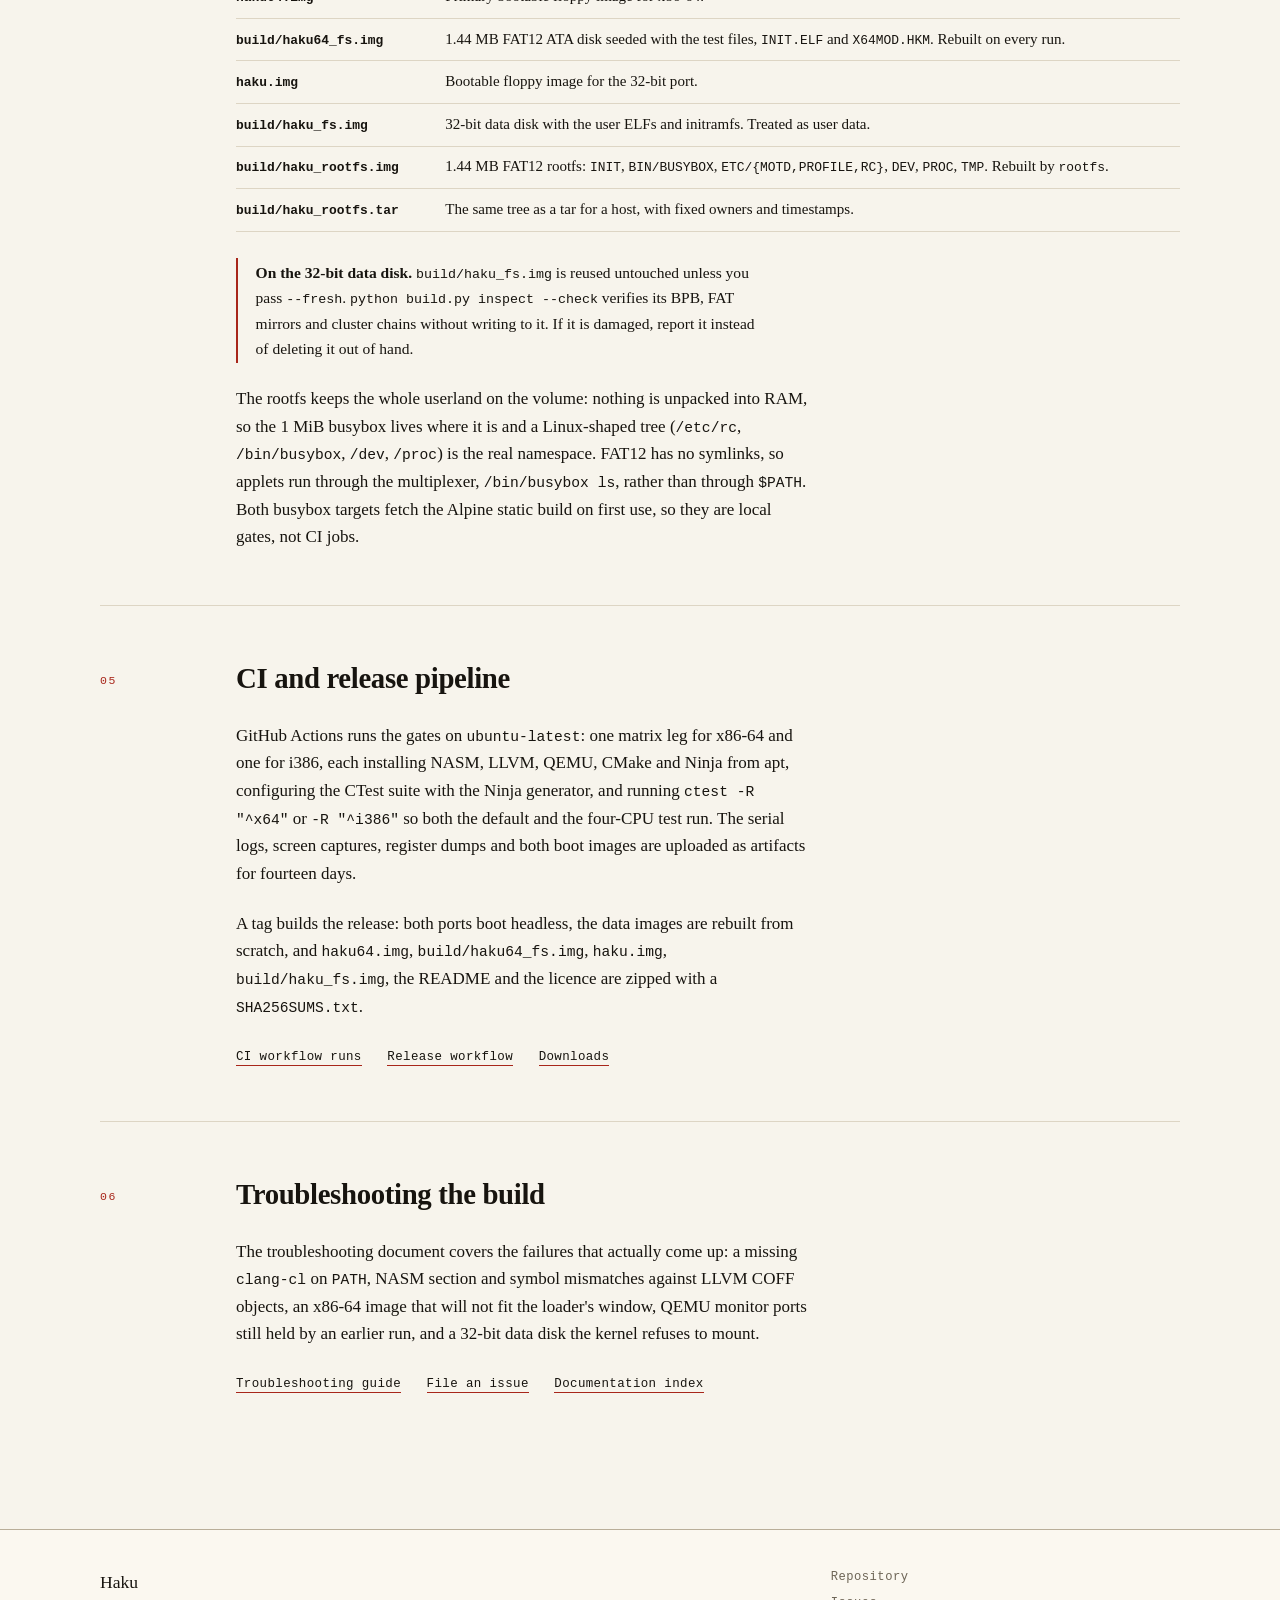
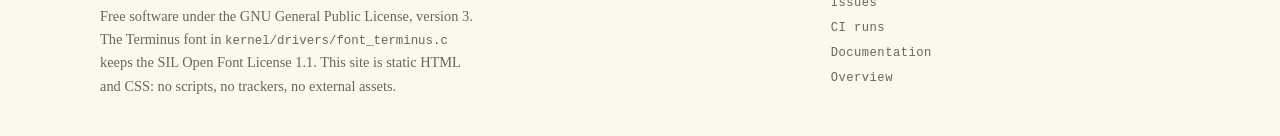
<file: site/build.html>
<!DOCTYPE html>
<html lang="en">
<head>
<meta charset="utf-8">
<meta name="viewport" content="width=device-width, initial-scale=1">
<title>Building Haku — LLVM toolchain, QEMU test gates and CI</title>
<meta name="description" content="Build and test Haku with clang-cl, lld-link, NASM and QEMU. Four headless CTest gates boot x86-64 and i386 at two and four CPUs.">
<meta name="keywords" content="Haku build, clang-cl kernel, lld-link, NASM bootloader, QEMU kernel test, CTest, headless CI, x86-64 OS build">
<meta name="author" content="ParsaAzima">
<meta name="robots" content="index, follow, max-image-preview:large, max-snippet:-1, max-video-preview:-1">
<link rel="canonical" href="https://parsaazima.github.io/HakuKernel/build.html">
<meta name="theme-color" content="#f7f4ec" media="(prefers-color-scheme: light)">
<meta name="theme-color" content="#14120f" media="(prefers-color-scheme: dark)">
<meta property="og:site_name" content="Haku">
<meta property="og:locale" content="en_US">
<meta property="og:type" content="article">
<meta property="og:title" content="Building Haku — LLVM toolchain, QEMU test gates and CI">
<meta property="og:description" content="Prerequisites, build targets, the four headless CTest gates, boot images and the release pipeline for the x86-64 and i386 ports.">
<meta property="og:url" content="https://parsaazima.github.io/HakuKernel/build.html">
<meta property="og:image" content="https://parsaazima.github.io/HakuKernel/og.png">
<meta property="og:image:type" content="image/png">
<meta property="og:image:width" content="1200">
<meta property="og:image:height" content="630">
<meta property="og:image:alt" content="Haku — a small operating system, from boot sector to ring 3">
<meta name="twitter:card" content="summary_large_image">
<meta name="twitter:title" content="Building Haku — LLVM toolchain, QEMU test gates and CI">
<meta name="twitter:description" content="Prerequisites, build targets, the four headless CTest gates, boot images and the release pipeline for the x86-64 and i386 ports.">
<meta name="twitter:image" content="https://parsaazima.github.io/HakuKernel/og.png">
<meta name="twitter:image:alt" content="Haku — a small operating system, from boot sector to ring 3">
<link rel="icon" href="favicon.svg" type="image/svg+xml">
<link rel="apple-touch-icon" href="apple-touch-icon.png">
<link rel="stylesheet" href="style.css">
<script type="application/ld+json">
{
  "@context": "https://schema.org",
  "@graph": [
    {
      "@type": "WebPage",
      "@id": "https://parsaazima.github.io/HakuKernel/build.html#webpage",
      "url": "https://parsaazima.github.io/HakuKernel/build.html",
      "name": "Building Haku — LLVM toolchain, QEMU test gates and CI",
      "description": "Prerequisites, build targets, the four headless CTest gates, boot images and the release pipeline for the x86-64 and i386 ports.",
      "inLanguage": "en",
      "dateModified": "2026-11-16",
      "isPartOf": {
        "@type": "WebSite",
        "url": "https://parsaazima.github.io/HakuKernel/",
        "name": "Haku"
      },
      "about": {
        "@type": "SoftwareSourceCode",
        "name": "Haku",
        "codeRepository": "https://github.com/ParsaAzima/HakuKernel"
      },
      "breadcrumb": { "@id": "https://parsaazima.github.io/HakuKernel/build.html#breadcrumb" }
    },
    {
      "@type": "BreadcrumbList",
      "@id": "https://parsaazima.github.io/HakuKernel/build.html#breadcrumb",
      "itemListElement": [
        {
          "@type": "ListItem",
          "position": 1,
          "name": "Haku",
          "item": "https://parsaazima.github.io/HakuKernel/"
        },
        {
          "@type": "ListItem",
          "position": 2,
          "name": "Building Haku",
          "item": "https://parsaazima.github.io/HakuKernel/build.html"
        }
      ]
    }
  ]
}
</script>
</head>
<body>
<a class="skip" href="#main">Skip to content</a>

<header class="masthead">
  <div class="wrap masthead__inner">
    <a class="wordmark" href="index.html"><span class="wordmark__mark" aria-hidden="true"></span>Haku</a>
    <nav class="nav" aria-label="Site">
      <a href="index.html">Overview</a>
      <a href="build.html" aria-current="page">Build</a>
      <a href="docs.html">Docs</a>
      <a href="https://github.com/ParsaAzima/HakuKernel">Source</a>
    </nav>
  </div>
</header>

<div class="banner">
  <div class="wrap banner__inner">
    <span>Windows and Linux hosts · LLVM 19+</span>
    <span><a href="https://github.com/ParsaAzima/HakuKernel/blob/main/docs/building.md">Building and running guide</a></span>
  </div>
</div>

<main id="main">

<section class="hero wrap">
  <nav class="crumbs" aria-label="Breadcrumb">
    <a href="index.html">Haku</a>
    <span aria-hidden="true">/</span>
    <span aria-current="page">Building</span>
  </nav>
  <p class="eyebrow">Building the Haku kernel</p>
  <h1>One script builds the image, boots QEMU and checks the log.</h1>
  <p class="deck">
    <code>build.py</code> owns every step: NASM, <code>clang-cl</code>,
    <code>lld-link</code>, the FAT12 and cpio packers, and the QEMU runs. CMake
    is only a test front end — it registers the four headless gates under
    stable names so CI and a workstation run the same commands.
  </p>
</section>

<section class="chapter wrap" id="requirements">
  <div class="num">01</div>
  <h2>Host requirements</h2>
  <div class="table-scroll">
    <table class="grid">
      <caption>Host tools</caption>
      <thead>
        <tr><th scope="col">Tool</th><th scope="col">Version</th><th scope="col">Notes</th></tr>
      </thead>
      <tbody>
        <tr><th scope="row">LLVM</th><td>19+</td><td><code>clang-cl</code> and <code>lld-link</code>; no Visual Studio install and no MSVC headers are needed. CI builds with the distro package.</td></tr>
        <tr><th scope="row">NASM</th><td>2.16+</td><td>The boot sector, entry paths and ISR stubs. The local build uses 3.02; CI uses the distro package.</td></tr>
        <tr><th scope="row">QEMU</th><td>8+</td><td>Both <code>qemu-system-x86_64</code> and <code>qemu-system-i386</code>.</td></tr>
        <tr><th scope="row">Python</th><td>3.13+</td><td>Runs <code>build.py</code> and the image helpers in <code>tools/</code>.</td></tr>
        <tr><th scope="row">CMake</th><td>3.20+</td><td>Optional. Only for <code>ctest</code>; <code>build.py</code> works alone.</td></tr>
      </tbody>
    </table>
  </div>
  <p class="note">
    <strong>Toolchain discovery.</strong> On Windows the script looks in
    <code>C:\Program Files\LLVM\bin</code> first and falls back to
    <code>PATH</code>. The switches it passes (<code>/c</code>,
    <code>/Fo</code>, <code>/ENTRY</code>, <code>/ALIGN</code>,
    <code>/NODEFAULTLIB</code>) are the MSVC-compatible ones
    <code>clang-cl</code> accepts; only the <code>--target</code> triple
    changes between ports.
  </p>
</section>

<section class="chapter wrap" id="commands">
  <div class="num">02</div>
  <h2>Build targets and options</h2>
  <div class="table-scroll">
    <table class="grid">
      <caption>From the repository root</caption>
      <thead>
        <tr><th scope="col">Command</th><th scope="col">Does</th></tr>
      </thead>
      <tbody>
        <tr><th scope="row"><code>python build.py</code></th><td>Builds <code>haku64.img</code>, the x86-64 boot image. This is the default target.</td></tr>
        <tr><th scope="row"><code>python build.py run</code></th><td>Builds and boots it in a QEMU window.</td></tr>
        <tr><th scope="row"><code>python build.py headless</code></th><td>Builds, boots headless, captures the serial log and validates every marker. Prints <code>X64 CHECK PASSED</code>.</td></tr>
        <tr><th scope="row"><code>python build.py headless --arch=i386</code></th><td>The same for the 32-bit port. Prints <code>HEADLESS CHECK PASSED</code>.</td></tr>
        <tr><th scope="row"><code>python build.py shell</code></th><td>Boots the 32-bit image with a static busybox as PID&nbsp;1 and lands in <code>ash</code>, with job control and pipelines.</td></tr>
        <tr><th scope="row"><code>python build.py shell --check</code></th><td>Scripted shell run; prints <code>SHELL CHECK PASSED</code>.</td></tr>
        <tr><th scope="row"><code>python build.py rootfs</code></th><td>Boots a minimal Linux-style rootfs on the 32-bit image: the FAT12 volume is <code>/</code>, <code>/INIT</code> is PID&nbsp;1, and <code>/etc/rc</code> or a login <code>sh</code> starts from <code>/bin/busybox</code>.</td></tr>
        <tr><th scope="row"><code>python build.py rootfs --check</code></th><td>Scripted rootfs boot; prints <code>ROOTFS CHECK PASSED</code>.</td></tr>
        <tr><th scope="row"><code>python build.py probe --init=FILE</code></th><td>Boots an external static ELF32 as <code>/init</code> on the 32-bit image. Manual use only; it is not a CI gate.</td></tr>
        <tr><th scope="row"><code>python build.py inspect ...</code></th><td>Lists, checks or extracts a FAT12 image without modifying it.</td></tr>
        <tr><th scope="row"><code>--smp=N</code></th><td>Guest CPUs. 1–8 on x86-64, 1–4 on i386; the default is 2.</td></tr>
        <tr><th scope="row"><code>--memory=N</code></th><td>Guest RAM in MiB. The default is 512; the 32-bit direct map stops at about 1000&nbsp;MiB.</td></tr>
      </tbody>
    </table>
  </div>
  <p>
    The <code>headless</code> mode exits nonzero on a missing marker, an
    unexpected <code>*-FAIL</code> line or a kernel panic. It never reports
    success from a timeout.
  </p>
</section>

<section class="chapter wrap" id="gates">
  <div class="num">03</div>
  <h2>The four QEMU test gates</h2>
  <p>
    Every push builds and boots four guests. Each one asserts a marker set, so a
    regression in paging, the disk, the scheduler or ring-3 has to show up as a
    failed run rather than a log nobody reads.
  </p>
<pre><code>cmake -S . -B build/ctest -G Ninja
ctest --test-dir build/ctest --output-on-failure</code></pre>

  <div class="table-scroll">
    <table class="grid">
      <caption>Registered tests</caption>
      <thead>
        <tr><th scope="col">CTest name</th><th scope="col">Guest</th><th scope="col">Success line</th></tr>
      </thead>
      <tbody>
        <tr><th scope="row"><code>x64</code></th><td>x86-64, 2 CPUs</td><td><code>X64 CHECK PASSED</code></td></tr>
        <tr><th scope="row"><code>x64-smp4</code></th><td>x86-64, 4 CPUs</td><td><code>X64 CHECK PASSED</code></td></tr>
        <tr><th scope="row"><code>i386</code></th><td>i386, 2 CPUs</td><td><code>HEADLESS CHECK PASSED</code></td></tr>
        <tr><th scope="row"><code>i386-smp4</code></th><td>i386, 4 CPUs</td><td><code>HEADLESS CHECK PASSED</code></td></tr>
      </tbody>
    </table>
  </div>
  <p>
    The <code>--smp=4</code> legs matter: the default two-CPU run confirms that
    one application processor comes online and dispatches a task, while the
    four-CPU run makes three of them pull work from the shared table and
    checks the TLB shootdown counter. A uniprocessor machine fails the
    <code>SMP-AP-OK</code> assertion instead of passing quietly.
  </p>
  <p>
    The tests are <code>RUN_SERIAL</code> because each one builds an image,
    binds a QEMU monitor port and writes its own serial log. CMake's timeout is
    a backstop for a wedged emulator; the waits inside <code>build.py</code>
    are shorter and name the marker that never arrived.
  </p>
</section>

<section class="chapter wrap" id="images">
  <div class="num">04</div>
  <h2>Boot and data images</h2>
  <div class="table-scroll">
    <table class="grid">
      <caption>What the build produces</caption>
      <thead>
        <tr><th scope="col">Path</th><th scope="col">Role</th></tr>
      </thead>
      <tbody>
        <tr><th scope="row"><code>haku64.img</code></th><td>Primary bootable floppy image for x86-64.</td></tr>
        <tr><th scope="row"><code>build/haku64_fs.img</code></th><td>1.44&nbsp;MB FAT12 ATA disk seeded with the test files, <code>INIT.ELF</code> and <code>X64MOD.HKM</code>. Rebuilt on every run.</td></tr>
        <tr><th scope="row"><code>haku.img</code></th><td>Bootable floppy image for the 32-bit port.</td></tr>
        <tr><th scope="row"><code>build/haku_fs.img</code></th><td>32-bit data disk with the user ELFs and initramfs. Treated as user data.</td></tr>
        <tr><th scope="row"><code>build/haku_rootfs.img</code></th><td>1.44&nbsp;MB FAT12 rootfs: <code>INIT</code>, <code>BIN/BUSYBOX</code>, <code>ETC/{MOTD,PROFILE,RC}</code>, <code>DEV</code>, <code>PROC</code>, <code>TMP</code>. Rebuilt by <code>rootfs</code>.</td></tr>
        <tr><th scope="row"><code>build/haku_rootfs.tar</code></th><td>The same tree as a tar for a host, with fixed owners and timestamps.</td></tr>
      </tbody>
    </table>
  </div>
  <p class="note">
    <strong>On the 32-bit data disk.</strong> <code>build/haku_fs.img</code> is
    reused untouched unless you pass <code>--fresh</code>.
    <code>python build.py inspect --check</code> verifies its BPB, FAT mirrors
    and cluster chains without writing to it. If it is damaged, report it
    instead of deleting it out of hand.
  </p>
  <p>
    The rootfs keeps the whole userland on the volume: nothing is unpacked into
    RAM, so the 1&nbsp;MiB busybox lives where it is and a Linux-shaped tree
    (<code>/etc/rc</code>, <code>/bin/busybox</code>, <code>/dev</code>,
    <code>/proc</code>) is the real namespace. FAT12 has no symlinks, so
    applets run through the multiplexer, <code>/bin/busybox ls</code>, rather
    than through <code>$PATH</code>. Both busybox targets fetch the Alpine
    static build on first use, so they are local gates, not CI jobs.
  </p>
</section>

<section class="chapter wrap" id="ci">
  <div class="num">05</div>
  <h2>CI and release pipeline</h2>
  <p>
    GitHub Actions runs the gates on <code>ubuntu-latest</code>: one matrix leg
    for x86-64 and one for i386, each installing NASM, LLVM, QEMU, CMake and
    Ninja from apt, configuring the CTest suite with the Ninja generator, and
    running <code>ctest -R "^x64"</code> or <code>-R "^i386"</code> so both the
    default and the four-CPU test run. The serial logs, screen captures,
    register dumps and both boot images are uploaded as artifacts for fourteen
    days.
  </p>
  <p>
    A tag builds the release: both ports boot headless, the data images are
    rebuilt from scratch, and <code>haku64.img</code>,
    <code>build/haku64_fs.img</code>, <code>haku.img</code>,
    <code>build/haku_fs.img</code>, the README and the licence are zipped with
    a <code>SHA256SUMS.txt</code>.
  </p>
  <ul class="links">
    <li><a href="https://github.com/ParsaAzima/HakuKernel/actions/workflows/ci.yml">CI workflow runs</a></li>
    <li><a href="https://github.com/ParsaAzima/HakuKernel/actions/workflows/release.yml">Release workflow</a></li>
    <li><a href="https://github.com/ParsaAzima/HakuKernel/releases">Downloads</a></li>
  </ul>
</section>

<section class="chapter wrap" id="trouble">
  <div class="num">06</div>
  <h2>Troubleshooting the build</h2>
  <p>
    The troubleshooting document covers the failures that actually come up:
    a missing <code>clang-cl</code> on <code>PATH</code>, NASM section and
    symbol mismatches against LLVM COFF objects, an x86-64 image that will not
    fit the loader's window, QEMU monitor ports still held by an earlier run,
    and a 32-bit data disk the kernel refuses to mount.
  </p>
  <ul class="links">
    <li><a href="https://github.com/ParsaAzima/HakuKernel/blob/main/docs/troubleshooting.md">Troubleshooting guide</a></li>
    <li><a href="https://github.com/ParsaAzima/HakuKernel/issues">File an issue</a></li>
    <li><a href="docs.html">Documentation index</a></li>
  </ul>
</section>

</main>

<footer class="colophon">
  <div class="wrap colophon__inner">
    <div>
      <p class="colophon__brand">Haku</p>
      <p>
        Free software under the GNU General Public License, version 3. The
        Terminus font in <code>kernel/drivers/font_terminus.c</code> keeps the
        SIL Open Font License 1.1. This site is static HTML and CSS: no
        scripts, no trackers, no external assets.
      </p>
    </div>
    <nav aria-label="Project links">
      <a href="https://github.com/ParsaAzima/HakuKernel">Repository</a>
      <a href="https://github.com/ParsaAzima/HakuKernel/issues">Issues</a>
      <a href="https://github.com/ParsaAzima/HakuKernel/actions">CI runs</a>
      <a href="docs.html">Documentation</a>
      <a href="index.html">Overview</a>
    </nav>
  </div>
</footer>

</body>
</html>
</file>
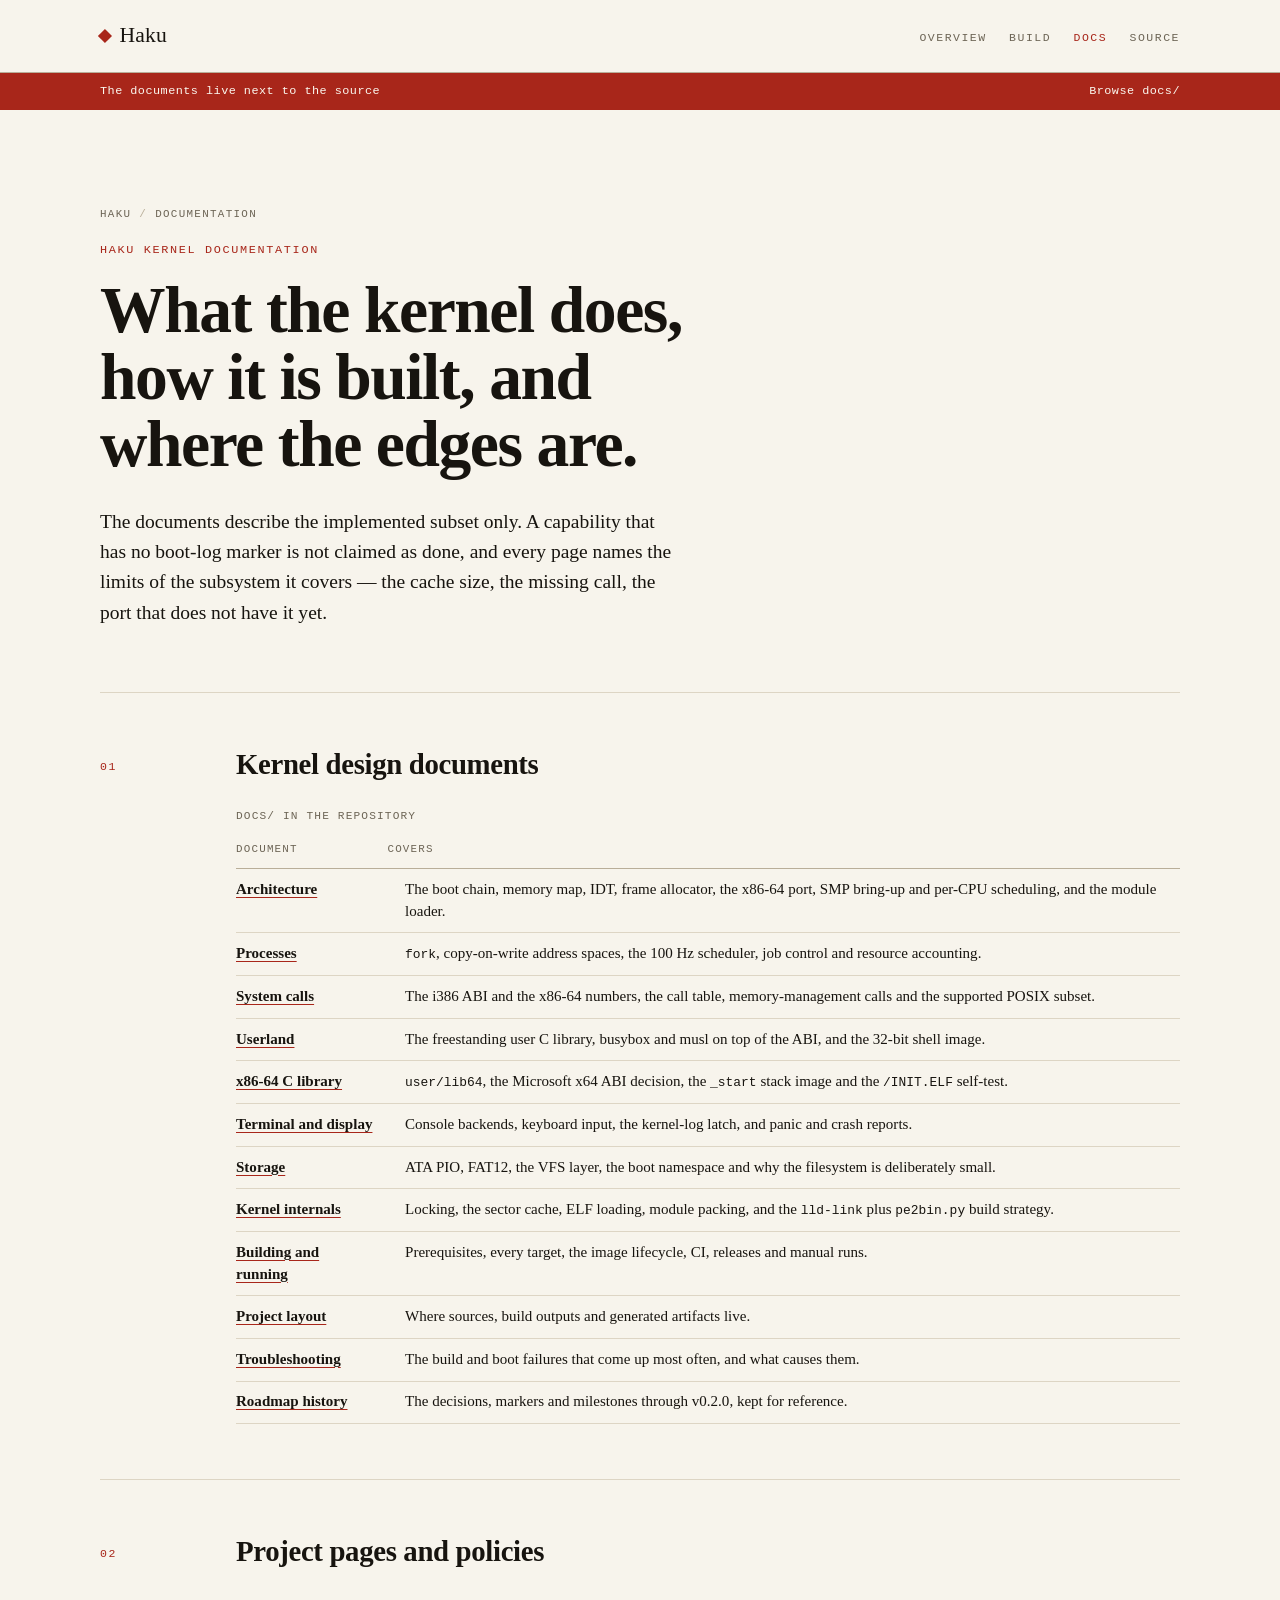
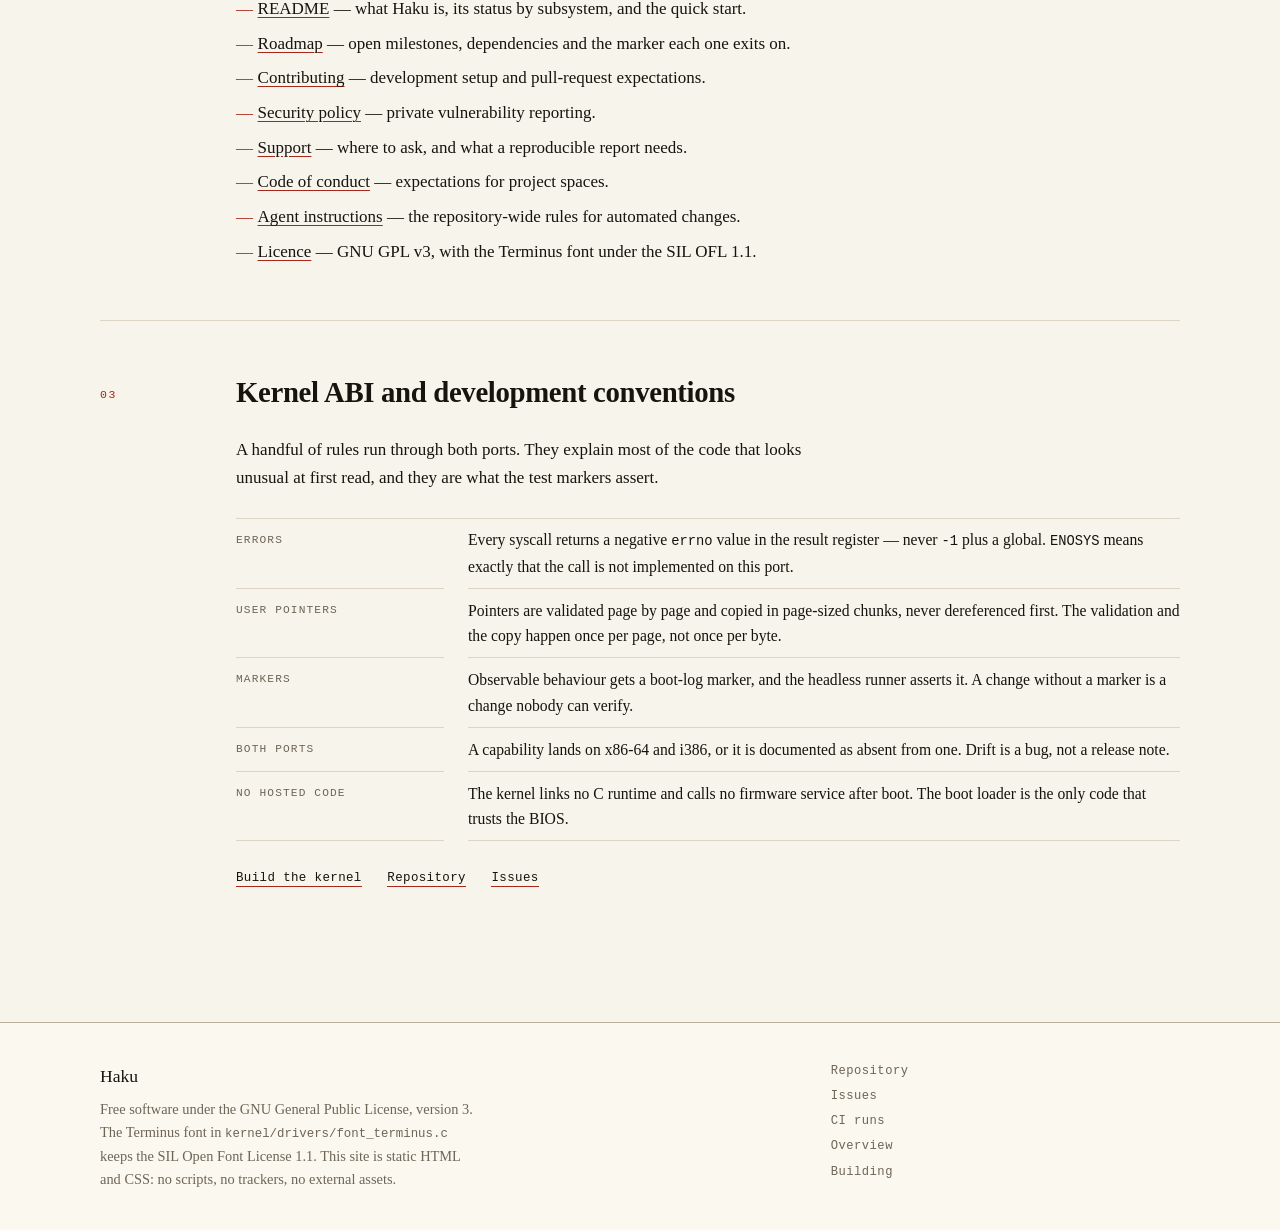
<file: site/docs.html>
<!DOCTYPE html>
<html lang="en">
<head>
<meta charset="utf-8">
<meta name="viewport" content="width=device-width, initial-scale=1">
<title>Haku documentation — kernel design, syscalls and storage</title>
<meta name="description" content="Haku kernel documentation: boot chain, paging, scheduler, syscall ABI, userland, storage, modules and the LLVM build pipeline.">
<meta name="keywords" content="Haku documentation, x86-64 kernel design, syscall ABI, FAT12 VFS, kernel modules, SMP scheduling, clang-cl kernel">
<meta name="author" content="ParsaAzima">
<meta name="robots" content="index, follow, max-image-preview:large, max-snippet:-1, max-video-preview:-1">
<link rel="canonical" href="https://parsaazima.github.io/HakuKernel/docs.html">
<meta name="theme-color" content="#f7f4ec" media="(prefers-color-scheme: light)">
<meta name="theme-color" content="#14120f" media="(prefers-color-scheme: dark)">
<meta property="og:site_name" content="Haku">
<meta property="og:locale" content="en_US">
<meta property="og:type" content="article">
<meta property="og:title" content="Haku documentation — kernel design, syscalls and storage">
<meta property="og:description" content="Design notes for the boot chain, paging, scheduler, syscall ABI, userland, terminal, storage and module loader, plus the project policies.">
<meta property="og:url" content="https://parsaazima.github.io/HakuKernel/docs.html">
<meta property="og:image" content="https://parsaazima.github.io/HakuKernel/og.png">
<meta property="og:image:type" content="image/png">
<meta property="og:image:width" content="1200">
<meta property="og:image:height" content="630">
<meta property="og:image:alt" content="Haku — a small operating system, from boot sector to ring 3">
<meta name="twitter:card" content="summary_large_image">
<meta name="twitter:title" content="Haku documentation — kernel design, syscalls and storage">
<meta name="twitter:description" content="Design notes for the boot chain, paging, scheduler, syscall ABI, userland, terminal, storage and module loader, plus the project policies.">
<meta name="twitter:image" content="https://parsaazima.github.io/HakuKernel/og.png">
<meta name="twitter:image:alt" content="Haku — a small operating system, from boot sector to ring 3">
<link rel="icon" href="favicon.svg" type="image/svg+xml">
<link rel="apple-touch-icon" href="apple-touch-icon.png">
<link rel="stylesheet" href="style.css">
<script type="application/ld+json">
{
  "@context": "https://schema.org",
  "@graph": [
    {
      "@type": "CollectionPage",
      "@id": "https://parsaazima.github.io/HakuKernel/docs.html#webpage",
      "url": "https://parsaazima.github.io/HakuKernel/docs.html",
      "name": "Haku documentation — kernel design, syscalls and storage",
      "description": "Design notes for the boot chain, paging, scheduler, syscall ABI, userland, terminal, storage and module loader, plus the project policies.",
      "inLanguage": "en",
      "dateModified": "2026-11-16",
      "isPartOf": {
        "@type": "WebSite",
        "url": "https://parsaazima.github.io/HakuKernel/",
        "name": "Haku"
      },
      "about": {
        "@type": "SoftwareSourceCode",
        "name": "Haku",
        "codeRepository": "https://github.com/ParsaAzima/HakuKernel"
      },
      "breadcrumb": { "@id": "https://parsaazima.github.io/HakuKernel/docs.html#breadcrumb" },
      "hasPart": [
        { "@type": "TechArticle", "name": "Architecture", "url": "https://github.com/ParsaAzima/HakuKernel/blob/main/docs/architecture.md" },
        { "@type": "TechArticle", "name": "Processes and scheduling", "url": "https://github.com/ParsaAzima/HakuKernel/blob/main/docs/processes.md" },
        { "@type": "TechArticle", "name": "System calls and the POSIX subset", "url": "https://github.com/ParsaAzima/HakuKernel/blob/main/docs/syscalls.md" },
        { "@type": "TechArticle", "name": "Userland", "url": "https://github.com/ParsaAzima/HakuKernel/blob/main/docs/userland.md" },
        { "@type": "TechArticle", "name": "x86-64 C library", "url": "https://github.com/ParsaAzima/HakuKernel/blob/main/docs/libc64.md" },
        { "@type": "TechArticle", "name": "Terminal and display", "url": "https://github.com/ParsaAzima/HakuKernel/blob/main/docs/terminal.md" },
        { "@type": "TechArticle", "name": "Storage and filesystems", "url": "https://github.com/ParsaAzima/HakuKernel/blob/main/docs/storage.md" },
        { "@type": "TechArticle", "name": "Kernel internals", "url": "https://github.com/ParsaAzima/HakuKernel/blob/main/docs/kernel-internals.md" },
        { "@type": "TechArticle", "name": "Building and running", "url": "https://github.com/ParsaAzima/HakuKernel/blob/main/docs/building.md" },
        { "@type": "TechArticle", "name": "Project layout", "url": "https://github.com/ParsaAzima/HakuKernel/blob/main/docs/project-layout.md" },
        { "@type": "TechArticle", "name": "Troubleshooting", "url": "https://github.com/ParsaAzima/HakuKernel/blob/main/docs/troubleshooting.md" },
        { "@type": "TechArticle", "name": "Roadmap history", "url": "https://github.com/ParsaAzima/HakuKernel/blob/main/docs/roadmap-history.md" }
      ]
    },
    {
      "@type": "BreadcrumbList",
      "@id": "https://parsaazima.github.io/HakuKernel/docs.html#breadcrumb",
      "itemListElement": [
        {
          "@type": "ListItem",
          "position": 1,
          "name": "Haku",
          "item": "https://parsaazima.github.io/HakuKernel/"
        },
        {
          "@type": "ListItem",
          "position": 2,
          "name": "Documentation",
          "item": "https://parsaazima.github.io/HakuKernel/docs.html"
        }
      ]
    }
  ]
}
</script>
</head>
<body>
<a class="skip" href="#main">Skip to content</a>

<header class="masthead">
  <div class="wrap masthead__inner">
    <a class="wordmark" href="index.html"><span class="wordmark__mark" aria-hidden="true"></span>Haku</a>
    <nav class="nav" aria-label="Site">
      <a href="index.html">Overview</a>
      <a href="build.html">Build</a>
      <a href="docs.html" aria-current="page">Docs</a>
      <a href="https://github.com/ParsaAzima/HakuKernel">Source</a>
    </nav>
  </div>
</header>

<div class="banner">
  <div class="wrap banner__inner">
    <span>The documents live next to the source</span>
    <span><a href="https://github.com/ParsaAzima/HakuKernel/tree/main/docs">Browse docs/</a></span>
  </div>
</div>

<main id="main">

<section class="hero wrap">
  <nav class="crumbs" aria-label="Breadcrumb">
    <a href="index.html">Haku</a>
    <span aria-hidden="true">/</span>
    <span aria-current="page">Documentation</span>
  </nav>
  <p class="eyebrow">Haku kernel documentation</p>
  <h1>What the kernel does, how it is built, and where the edges are.</h1>
  <p class="deck">
    The documents describe the implemented subset only. A capability that has
    no boot-log marker is not claimed as done, and every page names the limits
    of the subsystem it covers — the cache size, the missing call, the port
    that does not have it yet.
  </p>
</section>

<section class="chapter wrap" id="design">
  <div class="num">01</div>
  <h2>Kernel design documents</h2>
  <div class="table-scroll">
    <table class="grid">
      <caption>docs/ in the repository</caption>
      <thead>
        <tr><th scope="col">Document</th><th scope="col">Covers</th></tr>
      </thead>
      <tbody>
        <tr><th scope="row"><a href="https://github.com/ParsaAzima/HakuKernel/blob/main/docs/architecture.md">Architecture</a></th><td>The boot chain, memory map, IDT, frame allocator, the x86-64 port, SMP bring-up and per-CPU scheduling, and the module loader.</td></tr>
        <tr><th scope="row"><a href="https://github.com/ParsaAzima/HakuKernel/blob/main/docs/processes.md">Processes</a></th><td><code>fork</code>, copy-on-write address spaces, the 100&nbsp;Hz scheduler, job control and resource accounting.</td></tr>
        <tr><th scope="row"><a href="https://github.com/ParsaAzima/HakuKernel/blob/main/docs/syscalls.md">System calls</a></th><td>The i386 ABI and the x86-64 numbers, the call table, memory-management calls and the supported POSIX subset.</td></tr>
        <tr><th scope="row"><a href="https://github.com/ParsaAzima/HakuKernel/blob/main/docs/userland.md">Userland</a></th><td>The freestanding user C library, busybox and musl on top of the ABI, and the 32-bit shell image.</td></tr>
        <tr><th scope="row"><a href="https://github.com/ParsaAzima/HakuKernel/blob/main/docs/libc64.md">x86-64 C library</a></th><td><code>user/lib64</code>, the Microsoft x64 ABI decision, the <code>_start</code> stack image and the <code>/INIT.ELF</code> self-test.</td></tr>
        <tr><th scope="row"><a href="https://github.com/ParsaAzima/HakuKernel/blob/main/docs/terminal.md">Terminal and display</a></th><td>Console backends, keyboard input, the kernel-log latch, and panic and crash reports.</td></tr>
        <tr><th scope="row"><a href="https://github.com/ParsaAzima/HakuKernel/blob/main/docs/storage.md">Storage</a></th><td>ATA PIO, FAT12, the VFS layer, the boot namespace and why the filesystem is deliberately small.</td></tr>
        <tr><th scope="row"><a href="https://github.com/ParsaAzima/HakuKernel/blob/main/docs/kernel-internals.md">Kernel internals</a></th><td>Locking, the sector cache, ELF loading, module packing, and the <code>lld-link</code> plus <code>pe2bin.py</code> build strategy.</td></tr>
        <tr><th scope="row"><a href="https://github.com/ParsaAzima/HakuKernel/blob/main/docs/building.md">Building and running</a></th><td>Prerequisites, every target, the image lifecycle, CI, releases and manual runs.</td></tr>
        <tr><th scope="row"><a href="https://github.com/ParsaAzima/HakuKernel/blob/main/docs/project-layout.md">Project layout</a></th><td>Where sources, build outputs and generated artifacts live.</td></tr>
        <tr><th scope="row"><a href="https://github.com/ParsaAzima/HakuKernel/blob/main/docs/troubleshooting.md">Troubleshooting</a></th><td>The build and boot failures that come up most often, and what causes them.</td></tr>
        <tr><th scope="row"><a href="https://github.com/ParsaAzima/HakuKernel/blob/main/docs/roadmap-history.md">Roadmap history</a></th><td>The decisions, markers and milestones through v0.2.0, kept for reference.</td></tr>
      </tbody>
    </table>
  </div>
</section>

<section class="chapter wrap" id="project">
  <div class="num">02</div>
  <h2>Project pages and policies</h2>
  <ul class="plain">
    <li><a href="https://github.com/ParsaAzima/HakuKernel/blob/main/README.md">README</a> — what Haku is, its status by subsystem, and the quick start.</li>
    <li><a href="https://github.com/ParsaAzima/HakuKernel/blob/main/ROADMAP.md">Roadmap</a> — open milestones, dependencies and the marker each one exits on.</li>
    <li><a href="https://github.com/ParsaAzima/HakuKernel/blob/main/CONTRIBUTING.md">Contributing</a> — development setup and pull-request expectations.</li>
    <li><a href="https://github.com/ParsaAzima/HakuKernel/blob/main/SECURITY.md">Security policy</a> — private vulnerability reporting.</li>
    <li><a href="https://github.com/ParsaAzima/HakuKernel/blob/main/SUPPORT.md">Support</a> — where to ask, and what a reproducible report needs.</li>
    <li><a href="https://github.com/ParsaAzima/HakuKernel/blob/main/CODE_OF_CONDUCT.md">Code of conduct</a> — expectations for project spaces.</li>
    <li><a href="https://github.com/ParsaAzima/HakuKernel/blob/main/AGENTS.md">Agent instructions</a> — the repository-wide rules for automated changes.</li>
    <li><a href="https://github.com/ParsaAzima/HakuKernel/blob/main/LICENSE">Licence</a> — GNU GPL v3, with the Terminus font under the SIL OFL 1.1.</li>
  </ul>
</section>

<section class="chapter wrap" id="conventions">
  <div class="num">03</div>
  <h2>Kernel ABI and development conventions</h2>
  <p>
    A handful of rules run through both ports. They explain most of the code
    that looks unusual at first read, and they are what the test markers assert.
  </p>
  <dl class="spec">
    <dt>Errors</dt>
    <dd>Every syscall returns a negative <code>errno</code> value in the result register — never <code>-1</code> plus a global. <code>ENOSYS</code> means exactly that the call is not implemented on this port.</dd>
    <dt>User pointers</dt>
    <dd>Pointers are validated page by page and copied in page-sized chunks, never dereferenced first. The validation and the copy happen once per page, not once per byte.</dd>
    <dt>Markers</dt>
    <dd>Observable behaviour gets a boot-log marker, and the headless runner asserts it. A change without a marker is a change nobody can verify.</dd>
    <dt>Both ports</dt>
    <dd>A capability lands on x86-64 and i386, or it is documented as absent from one. Drift is a bug, not a release note.</dd>
    <dt>No hosted code</dt>
    <dd>The kernel links no C runtime and calls no firmware service after boot. The boot loader is the only code that trusts the BIOS.</dd>
  </dl>
  <ul class="links">
    <li><a href="build.html">Build the kernel</a></li>
    <li><a href="https://github.com/ParsaAzima/HakuKernel">Repository</a></li>
    <li><a href="https://github.com/ParsaAzima/HakuKernel/issues">Issues</a></li>
  </ul>
</section>

</main>

<footer class="colophon">
  <div class="wrap colophon__inner">
    <div>
      <p class="colophon__brand">Haku</p>
      <p>
        Free software under the GNU General Public License, version 3. The
        Terminus font in <code>kernel/drivers/font_terminus.c</code> keeps the
        SIL Open Font License 1.1. This site is static HTML and CSS: no
        scripts, no trackers, no external assets.
      </p>
    </div>
    <nav aria-label="Project links">
      <a href="https://github.com/ParsaAzima/HakuKernel">Repository</a>
      <a href="https://github.com/ParsaAzima/HakuKernel/issues">Issues</a>
      <a href="https://github.com/ParsaAzima/HakuKernel/actions">CI runs</a>
      <a href="index.html">Overview</a>
      <a href="build.html">Building</a>
    </nav>
  </div>
</footer>

</body>
</html>
</file>
<file: site/style.css>
/* Haku project site — hand-written CSS, no fonts or scripts fetched. */

:root {
  --paper: #f7f4ec;
  --paper-sunk: #fbf8f0;
  --ink: #17140f;
  --muted: #6d6556;
  --rule: #ddd5c4;
  --rule-strong: #b9ae99;
  --accent: #a8261a;
  --accent-soft: #f0e2d8;
  --banner: #a8261a;
  --banner-ink: #fbf8f0;
  --serif: "Iowan Old Style", "Palatino Linotype", Palatino, "Book Antiqua",
    Georgia, "Times New Roman", serif;
  --mono: ui-monospace, "Cascadia Mono", "SFMono-Regular", Menlo, Consolas,
    "Liberation Mono", monospace;
  --measure: 68ch;
}

@media (prefers-color-scheme: dark) {
  :root {
    --paper: #14120f;
    --paper-sunk: #1b1814;
    --ink: #eae4d7;
    --muted: #a09886;
    --rule: #332e26;
    --rule-strong: #52493c;
    --accent: #e06450;
    --accent-soft: #2a1c17;
    --banner: #8f2015;
    --banner-ink: #fbf8f0;
  }
}

*,
*::before,
*::after {
  box-sizing: border-box;
}

html {
  -webkit-text-size-adjust: 100%;
  scroll-behavior: smooth;
}

body {
  margin: 0;
  background: var(--paper);
  color: var(--ink);
  font-family: var(--serif);
  font-size: 17px;
  line-height: 1.62;
  font-kerning: normal;
  font-variant-numeric: oldstyle-nums;
  text-rendering: optimizeLegibility;
}

::selection {
  background: var(--accent);
  color: var(--paper);
}

.wrap {
  width: min(1080px, 100% - 3rem);
  margin-inline: auto;
}

a {
  color: inherit;
  text-decoration-color: var(--accent);
  text-decoration-thickness: 1px;
  text-underline-offset: 0.18em;
}

a:hover {
  color: var(--accent);
}

a:focus-visible {
  outline: 2px solid var(--accent);
  outline-offset: 3px;
}

.skip {
  position: absolute;
  left: -9999px;
}

.skip:focus {
  left: 1rem;
  top: 1rem;
  z-index: 10;
  background: var(--paper);
  padding: 0.5rem 0.8rem;
  border: 1px solid var(--rule-strong);
  font-family: var(--mono);
  font-size: 0.8rem;
}

/* Masthead */

.masthead {
  border-bottom: 1px solid var(--rule-strong);
}

.masthead__inner {
  display: flex;
  flex-wrap: wrap;
  align-items: baseline;
  justify-content: space-between;
  gap: 1rem;
  padding-block: 1.15rem;
}

.wordmark {
  display: inline-flex;
  align-items: center;
  gap: 0.6rem;
  font-size: 1.35rem;
  letter-spacing: 0.01em;
  text-decoration: none;
}

.wordmark__mark {
  width: 0.62rem;
  height: 0.62rem;
  background: var(--accent);
  transform: rotate(45deg);
}

.nav {
  display: flex;
  flex-wrap: wrap;
  gap: 1.4rem;
  font-family: var(--mono);
  font-size: 0.72rem;
  letter-spacing: 0.13em;
  text-transform: uppercase;
}

.nav a {
  text-decoration: none;
  color: var(--muted);
}

.nav a:hover {
  color: var(--ink);
}

.nav a[aria-current="page"] {
  color: var(--accent);
}

/* Release banner */

.banner {
  background: var(--banner);
  color: var(--banner-ink);
}

.banner__inner {
  display: flex;
  flex-wrap: wrap;
  gap: 0.4rem 1rem;
  align-items: baseline;
  justify-content: space-between;
  padding-block: 0.55rem;
  font-family: var(--mono);
  font-size: 0.74rem;
  letter-spacing: 0.04em;
}

.banner a {
  color: var(--banner-ink);
  text-decoration-thickness: 1px;
  text-underline-offset: 0.2em;
}

.banner a:hover {
  color: var(--banner-ink);
  text-decoration-thickness: 2px;
}

/* Hero */

.hero {
  padding-block: clamp(3.5rem, 9vw, 6rem) clamp(2.5rem, 6vw, 4rem);
}

.crumbs {
  display: flex;
  flex-wrap: wrap;
  align-items: center;
  gap: 0.5rem;
  margin: 0 0 1.1rem;
  font-family: var(--mono);
  font-size: 0.68rem;
  letter-spacing: 0.12em;
  text-transform: uppercase;
  color: var(--muted);
}

.crumbs a {
  text-decoration: none;
}

.crumbs a:hover {
  color: var(--accent);
}

.crumbs [aria-hidden="true"] {
  color: var(--rule-strong);
}

.eyebrow {
  margin: 0 0 1.1rem;
  font-family: var(--mono);
  font-size: 0.74rem;
  letter-spacing: 0.14em;
  text-transform: uppercase;
  color: var(--accent);
}.hero h1 {
  margin: 0;
  max-width: 21ch;
  font-size: clamp(2.3rem, 6vw, 4.1rem);
  font-weight: 600;
  line-height: 1.02;
  letter-spacing: -0.022em;
  text-wrap: balance;
}

.deck {
  margin: 1.8rem 0 0;
  max-width: 60ch;
  font-size: clamp(1.05rem, 1.6vw, 1.22rem);
  line-height: 1.55;
  color: var(--ink);
}

.deck__aside {
  margin: 0.85rem 0 0;
  max-width: 60ch;
  font-family: var(--mono);
  font-size: 0.76rem;
  letter-spacing: 0.02em;
  color: var(--muted);
}

.facts {
  display: grid;
  grid-template-columns: repeat(4, minmax(0, 1fr));
  gap: 1.5rem;
  margin: clamp(2.6rem, 6vw, 3.8rem) 0 0;
  padding-top: 1.4rem;
  border-top: 1px solid var(--rule);
}

.facts div {
  min-width: 0;
}

.facts dt {
  font-family: var(--mono);
  font-size: 0.68rem;
  letter-spacing: 0.14em;
  text-transform: uppercase;
  color: var(--muted);
}

.facts dd {
  margin: 0.45rem 0 0;
  font-size: 0.98rem;
  line-height: 1.42;
  font-variant-numeric: lining-nums tabular-nums;
}

.facts dd span {
  font-family: var(--mono);
  font-size: 0.66rem;
  color: var(--accent);
  letter-spacing: 0.06em;
  text-transform: uppercase;
}

/* Chapters */

.chapter {
  display: grid;
  grid-template-columns: 6.5rem minmax(0, 1fr);
  gap: 0.5rem 2rem;
  padding-block: clamp(2.4rem, 5vw, 3.4rem);
  border-top: 1px solid var(--rule);
}

.chapter > * {
  grid-column: 2;
  min-width: 0;
}

.chapter .num {
  grid-column: 1;
  grid-row: 1 / span 2;
  font-family: var(--mono);
  font-size: 0.72rem;
  letter-spacing: 0.14em;
  color: var(--accent);
  padding-top: 0.7rem;
}

.chapter h2 {
  margin: 0;
  font-size: clamp(1.45rem, 2.6vw, 1.8rem);
  font-weight: 600;
  line-height: 1.2;
  letter-spacing: -0.012em;
  text-wrap: balance;
}

.chapter h3 {
  margin: 1.8rem 0 0.4rem;
  font-size: 1.05rem;
  font-weight: 600;
}

.chapter p,
.chapter ul,
.chapter ol,
.chapter dl,
.chapter pre,
.chapter table,
.chapter figure,
.chapter .grid {
  margin-top: 1.15rem;
  margin-bottom: 0;
}

p {
  max-width: var(--measure);
}

.chapter p + p {
  margin-top: 0.9rem;
}

.plain {
  padding: 0;
  list-style: none;
  max-width: var(--measure);
}

.plain li {
  padding-left: 1.35rem;
  position: relative;
}

.plain li + li {
  margin-top: 0.45rem;
}

.plain li::before {
  content: "—";
  position: absolute;
  left: 0;
  color: var(--accent);
}

/* Definition list for specs */

.spec {
  display: grid;
  grid-template-columns: minmax(8rem, 13rem) minmax(0, 1fr);
  column-gap: 1.5rem;
  margin: 1.4rem 0 0;
  padding: 0;
  border-top: 1px solid var(--rule);
}

.spec dt,
.spec dd {
  margin: 0;
  padding: 0.55rem 0;
  border-bottom: 1px solid var(--rule);
}

.spec dt {
  font-family: var(--mono);
  font-size: 0.7rem;
  letter-spacing: 0.1em;
  text-transform: uppercase;
  color: var(--muted);
  padding-top: 0.75rem;
}

.spec dd {
  font-size: 0.98rem;
  font-variant-numeric: lining-nums tabular-nums;
}

.spec code {
  font-size: 0.88em;
}

/* Tables */

.table-scroll {
  overflow-x: auto;
}

table.grid {
  width: 100%;
  max-width: 100%;
  border-collapse: collapse;
  font-size: 0.94rem;
  line-height: 1.45;
  font-variant-numeric: lining-nums tabular-nums;
}

table.grid caption {
  caption-side: top;
  text-align: left;
  font-family: var(--mono);
  font-size: 0.7rem;
  letter-spacing: 0.1em;
  text-transform: uppercase;
  color: var(--muted);
  padding-bottom: 0.5rem;
}

table.grid th,
table.grid td {
  text-align: left;
  vertical-align: top;
  padding: 0.62rem 0.9rem 0.62rem 0;
  border-bottom: 1px solid var(--rule);
}

table.grid thead th {
  font-family: var(--mono);
  font-size: 0.68rem;
  font-weight: 500;
  letter-spacing: 0.11em;
  text-transform: uppercase;
  color: var(--muted);
  border-bottom: 1px solid var(--rule-strong);
}

table.grid tbody th {
  font-weight: 600;
  font-size: 0.94rem;
}

table.grid td + th,
table.grid td + td,
table.grid th + td {
  padding-left: 1.1rem;
}

table.grid code {
  white-space: nowrap;
}

table.grid .yes {
  color: var(--accent);
}

table.grid .no {
  color: var(--muted);
}

/* Code */

code,
kbd,
samp {
  font-family: var(--mono);
  font-size: 0.86em;
}

pre {
  background: var(--paper-sunk);
  border: 1px solid var(--rule);
  border-left: 2px solid var(--accent);
  padding: 1.1rem 1.2rem;
  overflow-x: auto;
  font-family: var(--mono);
  font-size: 0.8rem;
  line-height: 1.55;
  color: var(--ink);
  max-width: 100%;
}

pre code {
  font-size: 1em;
}

pre.log {
  white-space: pre-wrap;
  overflow-wrap: anywhere;
}

.nowrap {
  white-space: nowrap;
}

.faq {
  margin-top: 1.2rem;
}

.faq h3 {
  margin: 1.7rem 0 0.3rem;
}

.faq h3:first-of-type {
  margin-top: 0.9rem;
}

.faq p {
  margin-top: 0;
  max-width: 62ch;
}

pre .m {
  color: var(--accent);
}

pre .dim {
  color: var(--muted);
}

pre .c {
  color: var(--muted);
}

figure {
  margin: 1.4rem 0 0;
}

figcaption {
  margin-top: 0.55rem;
  font-family: var(--mono);
  font-size: 0.7rem;
  letter-spacing: 0.05em;
  color: var(--muted);
}

/* Callout: a rule, not a card */

.note {
  border-left: 2px solid var(--accent);
  padding: 0.1rem 0 0.1rem 1.1rem;
  max-width: var(--measure);
  font-size: 0.97rem;
}

.note p {
  margin: 0;
}

.note strong {
  font-weight: 600;
}

/* Link list used at the end of chapters */

.links {
  display: flex;
  flex-wrap: wrap;
  gap: 0.4rem 1.6rem;
  padding: 0;
  list-style: none;
  font-family: var(--mono);
  font-size: 0.78rem;
  letter-spacing: 0.03em;
}

.links li {
  margin: 0;
}

.links a {
  text-decoration: none;
  border-bottom: 1px solid var(--accent);
  padding-bottom: 0.08em;
}

.links a:hover {
  color: var(--accent);
}

/* Status strip */

.strip {
  display: grid;
  grid-template-columns: repeat(4, minmax(0, 1fr));
  gap: 1.25rem;
  margin: 2rem 0 0;
  padding: 1.3rem 0 0;
  border-top: 1px solid var(--rule-strong);
  font-family: var(--mono);
  font-size: 0.74rem;
  line-height: 1.5;
  color: var(--muted);
}

.strip strong {
  display: block;
  color: var(--ink);
  font-weight: 500;
  font-size: 0.8rem;
}

/* Colophon */

.colophon {
  margin-top: clamp(3rem, 7vw, 5rem);
  border-top: 1px solid var(--rule-strong);
  background: var(--paper-sunk);
}

.colophon__inner {
  display: grid;
  grid-template-columns: minmax(0, 2fr) minmax(0, 1fr);
  gap: 2rem;
  padding-block: 2.4rem;
  font-size: 0.9rem;
  color: var(--muted);
}

.colophon p {
  margin: 0;
  max-width: 52ch;
}

.colophon__brand {
  font-size: 1.1rem;
  color: var(--ink);
  margin-bottom: 0.5rem !important;
}

.colophon nav {
  display: flex;
  flex-direction: column;
  gap: 0.35rem;
  font-family: var(--mono);
  font-size: 0.76rem;
  letter-spacing: 0.04em;
}

.colophon nav a {
  text-decoration: none;
}

.colophon nav a:hover {
  color: var(--accent);
}

/* Small screens */

@media (max-width: 820px) {
  .facts,
  .strip {
    grid-template-columns: repeat(2, minmax(0, 1fr));
  }

  .colophon__inner {
    grid-template-columns: 1fr;
  }
}

@media (max-width: 640px) {
  body {
    font-size: 16px;
  }

  .wrap {
    width: min(1080px, 100% - 2rem);
  }

  .chapter {
    grid-template-columns: 1fr;
    gap: 0.35rem;
  }

  .chapter > *,
  .chapter .num {
    grid-column: 1;
  }

  .chapter .num {
    grid-row: auto;
    padding-top: 0;
  }

  .spec {
    grid-template-columns: 1fr;
  }

  .spec dt {
    padding-bottom: 0;
    border-bottom: 0;
  }

  .spec dd {
    padding-top: 0;
  }

  .nav {
    gap: 1rem;
  }
}

@media (prefers-reduced-motion: reduce) {
  html {
    scroll-behavior: auto;
  }
}

@media print {
  .banner,
  .nav {
    display: none;
  }

  body {
    background: #fff;
    color: #000;
    font-size: 11pt;
  }
}
</file>
